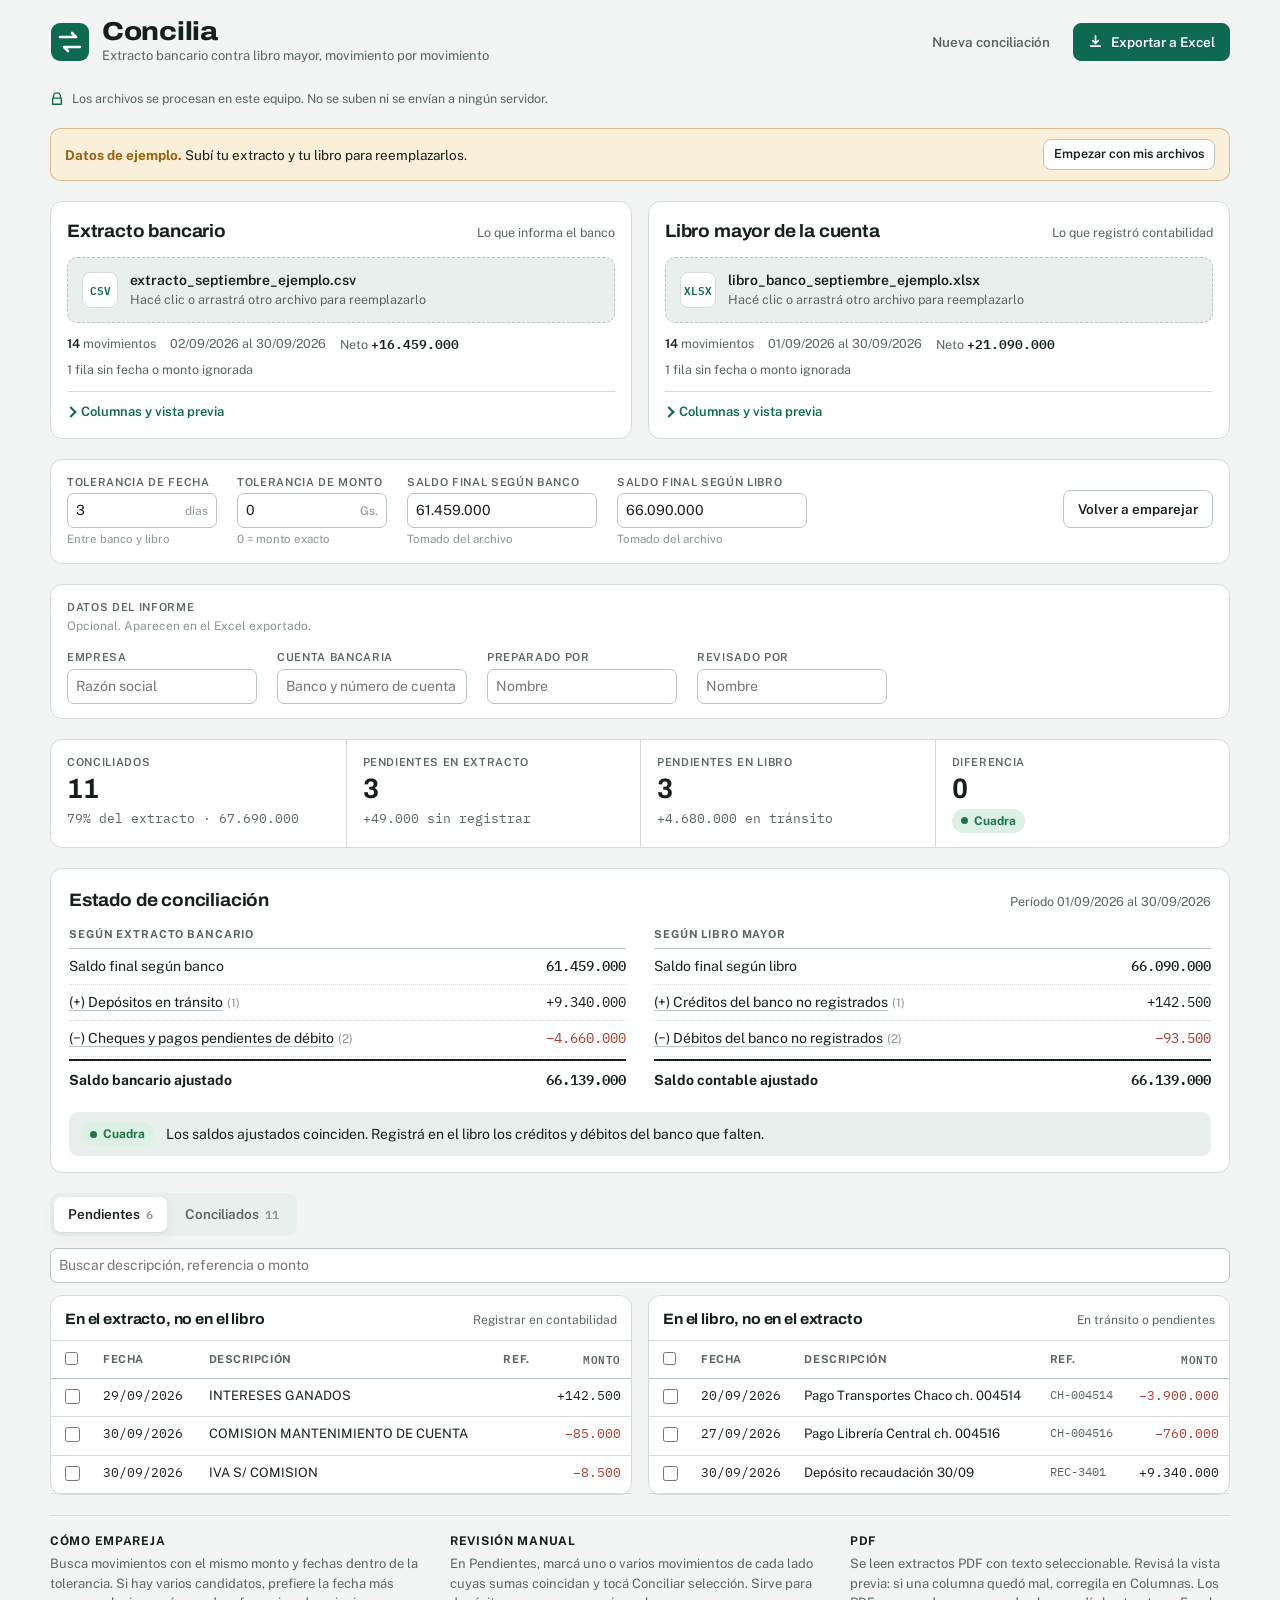
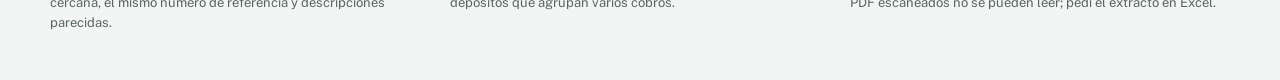
<file: web/index.html>
<!doctype html>
<html lang="es">
<meta charset="utf-8">
<meta name="viewport" content="width=device-width,initial-scale=1">
<style>:root{color-scheme:light}body{margin:0}img{max-width:100%}[hidden]{display:none!important}</style>
<title>Concilia</title>
<link rel="stylesheet" href="fonts.css">
<style>
:root{
  --bg:#F2F5F3; --surface:#FFFFFF; --surface-2:#E9EFEC; --ink:#15201B; --muted:#58665F; --faint:#8A9791;
  --line:#D3DCD7; --line-strong:#B8C5BE;
  --accent:#0D6A51; --accent-hover:#0A5843; --accent-ink:#FFFFFF; --accent-soft:#DAEEE5;
  --pos:#1D7649; --neg:#AE3A2D; --warn:#9A620F; --warn-soft:#FAEFD9; --bad-soft:#F7E2DE; --ok-soft:#DCF0E3;
  --shadow:0 1px 2px rgba(20,40,30,.06),0 4px 16px rgba(20,40,30,.05);
  --f-display:"Archivo","Arial Narrow",system-ui,sans-serif;
  --f-body:"Public Sans",system-ui,-apple-system,"Segoe UI",sans-serif;
  --f-mono:"IBM Plex Mono",ui-monospace,"SFMono-Regular",Menlo,monospace;
}
@media (prefers-color-scheme: dark){
  :root:not([data-theme="light"]){
    color-scheme:dark;
    --bg:#0E1412; --surface:#151D1A; --surface-2:#1C2622; --ink:#E1E9E5; --muted:#95A49D; --faint:#6D7C75;
    --line:#29342F; --line-strong:#3A4842;
    --accent:#45B690; --accent-hover:#5CC7A2; --accent-ink:#04130D; --accent-soft:#16372C;
    --pos:#5DC78F; --neg:#EE8475; --warn:#E2A84A; --warn-soft:#382B13; --bad-soft:#3B1E1A; --ok-soft:#153428;
    --shadow:0 1px 2px rgba(0,0,0,.3),0 4px 16px rgba(0,0,0,.25);
  }
}
:root[data-theme="dark"]{
  color-scheme:dark;
  --bg:#0E1412; --surface:#151D1A; --surface-2:#1C2622; --ink:#E1E9E5; --muted:#95A49D; --faint:#6D7C75;
  --line:#29342F; --line-strong:#3A4842;
  --accent:#45B690; --accent-hover:#5CC7A2; --accent-ink:#04130D; --accent-soft:#16372C;
  --pos:#5DC78F; --neg:#EE8475; --warn:#E2A84A; --warn-soft:#382B13; --bad-soft:#3B1E1A; --ok-soft:#153428;
  --shadow:0 1px 2px rgba(0,0,0,.3),0 4px 16px rgba(0,0,0,.25);
}
*{box-sizing:border-box}
[hidden]{display:none!important}
body{background:var(--bg);color:var(--ink);font-family:var(--f-body);font-size:14px;line-height:1.5;padding-inline:16px;padding-block:0 48px}
.wrap{max-width:1180px;margin:0 auto;display:flex;flex-direction:column;gap:20px}
h1,h2,h3{font-family:var(--f-display);margin:0;text-wrap:balance;letter-spacing:-.01em}
button,input,select{font:inherit;color:inherit}
.mono,.amt{font-family:var(--f-mono);font-variant-numeric:tabular-nums}
:focus-visible{outline:2px solid var(--accent);outline-offset:2px;border-radius:4px}

/* header */
.top{display:flex;align-items:center;justify-content:space-between;gap:16px;flex-wrap:wrap;padding-block:18px 4px}
.brand{display:flex;align-items:center;gap:12px}
.brand svg{flex:none}
.brand h1{font-size:26px;font-weight:800;font-stretch:112%;line-height:1}
.brand p{margin:2px 0 0;color:var(--muted);font-size:13px}
.top-actions{display:flex;gap:8px;flex-wrap:wrap}
.btn{display:inline-flex;align-items:center;gap:8px;border:1px solid var(--line-strong);background:var(--surface);padding:8px 14px;border-radius:8px;cursor:pointer;font-weight:600;font-size:13.5px;white-space:nowrap}
.btn:hover{border-color:var(--ink)}
.btn.primary{background:var(--accent);border-color:var(--accent);color:var(--accent-ink)}
.btn.primary:hover{background:var(--accent-hover);border-color:var(--accent-hover)}
.btn:disabled{opacity:.45;cursor:not-allowed}
.btn.sm{padding:5px 10px;font-size:12.5px}
.btn.ghost{border-color:transparent;background:transparent;color:var(--muted)}
.btn.ghost:hover{color:var(--ink);border-color:var(--line)}
.privacy{display:flex;align-items:center;gap:8px;color:var(--muted);font-size:12.5px}
.privacy svg{color:var(--accent)}

.banner{display:flex;align-items:center;justify-content:space-between;gap:12px;flex-wrap:wrap;background:var(--warn-soft);border:1px solid color-mix(in srgb,var(--warn) 35%,transparent);color:var(--ink);padding:10px 14px;border-radius:10px;font-size:13.5px}
.banner b{color:var(--warn)}

/* sources */
.sources{display:grid;grid-template-columns:1fr 1fr;gap:16px}
.src{background:var(--surface);border:1px solid var(--line);border-radius:12px;padding:16px;display:flex;flex-direction:column;gap:12px;min-width:0}
.src.dragover{border-color:var(--accent);box-shadow:0 0 0 3px var(--accent-soft)}
.src-head{display:flex;justify-content:space-between;align-items:baseline;gap:8px;flex-wrap:wrap}
.src-head h2{font-size:18px;font-weight:700;font-stretch:105%}
.src-hint{color:var(--muted);font-size:12.5px}
.drop{display:flex;align-items:center;gap:12px;border:1.5px dashed var(--line-strong);border-radius:10px;padding:12px 14px;cursor:pointer;background:var(--surface-2)}
.drop:hover{border-color:var(--accent)}
.drop input{position:absolute;width:1px;height:1px;opacity:0;pointer-events:none}
.drop:focus-within{outline:2px solid var(--accent);outline-offset:2px}
.drop-ico{flex:none;width:36px;height:36px;border-radius:8px;display:grid;place-items:center;background:var(--surface);border:1px solid var(--line);color:var(--accent);font-family:var(--f-mono);font-size:10.5px;font-weight:600;text-transform:uppercase}
.drop-txt{min-width:0}
.drop-name{display:block;font-weight:600;overflow-wrap:anywhere}
.drop-sub{display:block;color:var(--muted);font-size:12.5px}
.src-status{display:flex;flex-wrap:wrap;gap:6px 14px;font-size:12.5px;color:var(--muted)}
.src-status b{color:var(--ink);font-weight:600}
.msg{font-size:12.5px;padding:8px 10px;border-radius:8px}
.msg.warn{background:var(--warn-soft);color:var(--ink)}
.msg.err{background:var(--bad-soft);color:var(--ink)}
.msg.warn::before{content:"Atención · ";font-weight:700;color:var(--warn)}
.msg.err::before{content:"No se pudo leer · ";font-weight:700;color:var(--neg)}
details.src-map{border-top:1px solid var(--line);padding-top:10px}
details.src-map summary{cursor:pointer;font-weight:600;font-size:13px;color:var(--accent);list-style:none;display:flex;align-items:center;gap:6px}
details.src-map summary::-webkit-details-marker{display:none}
details.src-map summary::before{content:"";width:6px;height:6px;border-right:2px solid currentColor;border-bottom:2px solid currentColor;transform:rotate(-45deg);transition:transform .15s}
details.src-map[open] summary::before{transform:rotate(45deg)}
.map-grid{display:grid;grid-template-columns:repeat(auto-fill,minmax(150px,1fr));gap:10px;margin-top:12px}
.field{display:flex;flex-direction:column;gap:3px;min-width:0}
.field label,.lbl{font-size:11px;letter-spacing:.06em;text-transform:uppercase;color:var(--muted);font-weight:600}
select,input[type=text],input[type=number],input[type=search]{background:var(--surface);border:1px solid var(--line-strong);border-radius:7px;padding:6px 8px;min-width:0;width:100%}
select:focus,input:focus{border-color:var(--accent);outline:none;box-shadow:0 0 0 3px var(--accent-soft)}
.chk{display:inline-flex;align-items:center;gap:8px;font-size:13px;cursor:pointer}
.chk input{accent-color:var(--accent);width:15px;height:15px}
.map-foot{display:flex;flex-wrap:wrap;align-items:center;justify-content:space-between;gap:8px;margin-top:12px}
.sign-note{font-size:12px;color:var(--muted)}
.preview{margin-top:10px}

/* params */
.params{display:flex;flex-wrap:wrap;align-items:flex-end;gap:14px 20px;background:var(--surface);border:1px solid var(--line);border-radius:12px;padding:14px 16px}
.params .field{width:150px}
.params .field.wide{width:190px}
.params .hint{font-size:11.5px;color:var(--faint);min-height:1.5em;white-space:nowrap;overflow:hidden;text-overflow:ellipsis}
.params .spacer{flex:1 1 0}
.report{align-items:flex-end}
.report-lbl{display:flex;flex-direction:column;gap:2px;width:100%}
.report-lbl .hint{font-size:12px;color:var(--faint)}
.msg.info{background:var(--accent-soft);color:var(--ink)}
.msg.info::before{content:"Formato reconocido · ";font-weight:700;color:var(--accent)}
.params #btn-rerun{margin-bottom:1.5em}
.input-affix{position:relative}
.input-affix input{padding-right:40px}
.input-affix span{position:absolute;right:9px;top:50%;transform:translateY(-50%);color:var(--faint);font-size:12px;pointer-events:none}

/* summary */
.summary{display:grid;grid-template-columns:repeat(4,1fr);background:var(--surface);border:1px solid var(--line);border-radius:12px;overflow:hidden}
.stat{padding:14px 16px;display:flex;flex-direction:column;gap:4px;border-left:1px solid var(--line);min-width:0}
.stat:first-child{border-left:0}
.stat .v{font-family:var(--f-display);font-size:28px;font-weight:700;font-stretch:95%;line-height:1.1;font-variant-numeric:tabular-nums}
.stat .s{font-size:12.5px;color:var(--muted);font-family:var(--f-mono);font-variant-numeric:tabular-nums;overflow-wrap:anywhere}
.pill{display:inline-flex;align-items:center;gap:6px;font-size:12px;font-weight:700;padding:3px 9px;border-radius:999px;width:fit-content}
.pill::before{content:"";width:7px;height:7px;border-radius:50%;background:currentColor}
.pill.ok{background:var(--ok-soft);color:var(--pos)}
.pill.bad{background:var(--bad-soft);color:var(--neg)}
.pill.warn{background:var(--warn-soft);color:var(--warn)}

/* estado */
.estado{background:var(--surface);border:1px solid var(--line);border-radius:12px;padding:18px 18px 16px}
.estado-head{display:flex;justify-content:space-between;align-items:baseline;flex-wrap:wrap;gap:8px;margin-bottom:12px}
.estado-head h2{font-size:18px;font-weight:700;font-stretch:105%}
.estado-head span{color:var(--muted);font-size:12.5px}
.estado-cols{display:grid;grid-template-columns:1fr 1fr;gap:28px}
.ledger{display:flex;flex-direction:column}
.ledger h3{font-family:var(--f-body);font-size:11px;letter-spacing:.08em;text-transform:uppercase;color:var(--muted);font-weight:700;padding-bottom:6px;border-bottom:1px solid var(--line-strong)}
.lrow{display:flex;align-items:baseline;gap:10px;padding:7px 0;border-bottom:1px dotted var(--line)}
.lrow .t{flex:1;min-width:0}
.lrow .t small{color:var(--faint);font-size:12px;margin-left:4px}
.lrow .amt{white-space:nowrap}
.lrow.total{border-bottom:0;border-top:2px solid var(--ink);margin-top:2px;font-weight:700}
.lrow.total .amt{font-weight:600}
.lrow.base .amt{font-weight:500}
.lrow button.link{background:none;border:0;padding:0;color:inherit;text-align:left;cursor:pointer;text-decoration:underline;text-decoration-color:var(--line-strong);text-underline-offset:3px}
.lrow button.link:hover{text-decoration-color:var(--accent);color:var(--accent)}
.estado-foot{margin-top:14px;display:flex;align-items:center;gap:12px;flex-wrap:wrap;padding:10px 12px;border-radius:9px;background:var(--surface-2)}
.estado-foot .amt{font-weight:600}
.neg{color:var(--neg)} .pos{color:var(--pos)}

/* tabs + tables */
.workbench{display:flex;flex-direction:column;gap:12px}
.tabbar{display:flex;align-items:center;justify-content:space-between;gap:12px;flex-wrap:wrap}
.tabs{display:flex;gap:4px;background:var(--surface-2);padding:4px;border-radius:10px}
.tab{border:0;background:transparent;padding:7px 14px;border-radius:7px;cursor:pointer;font-weight:600;font-size:13.5px;color:var(--muted)}
.tab[aria-selected="true"]{background:var(--surface);color:var(--ink);box-shadow:var(--shadow)}
.tab .n{font-family:var(--f-mono);font-size:12px;margin-left:6px;color:var(--faint)}
.search{width:260px;max-width:100%}
.pend-grid{display:grid;grid-template-columns:1fr 1fr;gap:16px}
.tcard{background:var(--surface);border:1px solid var(--line);border-radius:12px;min-width:0;display:flex;flex-direction:column}
.tcard-head{display:flex;justify-content:space-between;align-items:baseline;gap:8px;padding:12px 14px 10px;flex-wrap:wrap}
.tcard-head h3{font-size:15px;font-weight:700;font-stretch:105%}
.tcard-head span{font-size:12px;color:var(--muted)}
.tscroll{overflow:auto;max-height:520px;border-top:1px solid var(--line)}
table{border-collapse:collapse;width:100%;font-size:13px}
th{position:sticky;top:0;background:var(--surface);text-align:left;font-size:11px;letter-spacing:.05em;text-transform:uppercase;color:var(--muted);font-weight:700;padding:8px 10px;border-bottom:1px solid var(--line-strong);z-index:1;white-space:nowrap}
td{padding:7px 10px;border-bottom:1px solid var(--line);vertical-align:top}
td.amt,th.amt{text-align:right;white-space:nowrap}
td.d{white-space:nowrap;font-family:var(--f-mono);font-size:12.5px;font-variant-numeric:tabular-nums}
td.desc{min-width:180px;overflow-wrap:anywhere}
td.ref{font-family:var(--f-mono);font-size:12px;color:var(--muted);white-space:nowrap}
td.cb{width:34px}
td.cb input{accent-color:var(--accent);width:15px;height:15px;cursor:pointer}
tr.sel td{background:var(--accent-soft)}
tbody tr.clickable{cursor:pointer}
tbody tr.clickable:hover td{background:var(--surface-2)}
tbody tr.clickable.sel:hover td{background:var(--accent-soft)}
.kind{display:inline-block;font-size:11px;font-weight:600;padding:1px 7px;border-radius:5px;background:var(--surface-2);color:var(--muted);white-space:nowrap}
.kind.manual{background:var(--accent-soft);color:var(--accent)}
.lagtag{font-family:var(--f-mono);font-size:12px;color:var(--muted)}
.lagtag.far{color:var(--warn);font-weight:600}
.empty-t{padding:28px 16px;text-align:center;color:var(--muted)}
.more{display:flex;justify-content:space-between;align-items:center;gap:10px;flex-wrap:wrap;padding:10px 12px;font-size:12.5px;color:var(--muted);background:var(--surface-2)}
.sub-line{display:block;font-size:12px;color:var(--muted)}
.grp td{border-bottom:0}
.grp-end td{border-bottom:1px solid var(--line)}

.selbar{position:sticky;bottom:calc(12px + env(safe-area-inset-bottom,0px));z-index:5;display:flex;align-items:center;justify-content:space-between;gap:12px;flex-wrap:wrap;background:var(--ink);color:var(--bg);padding:10px 14px;border-radius:12px;box-shadow:0 8px 28px rgba(0,0,0,.25)}
.selbar .sums{display:flex;gap:6px 18px;flex-wrap:wrap;font-size:13px}
.selbar .sums .amt{font-weight:600}
.selbar .btn{background:var(--bg);color:var(--ink);border-color:var(--bg)}
.selbar .btn.primary{background:var(--accent);border-color:var(--accent);color:var(--accent-ink)}
.selbar .btn.ghost{background:transparent;color:var(--bg);border-color:transparent;opacity:.8}
.selbar .dif-bad{color:#F5A89C}
:root[data-theme="dark"] .selbar .dif-bad{color:var(--neg)}

.emptystate{background:var(--surface);border:1px dashed var(--line-strong);border-radius:12px;padding:32px 20px;text-align:center;color:var(--muted)}
.emptystate h2{color:var(--ink);font-size:18px;margin-bottom:6px}

.help{color:var(--muted);font-size:13px;border-top:1px solid var(--line);padding-top:16px;display:grid;grid-template-columns:repeat(3,1fr);gap:20px}
.help h3{font-family:var(--f-body);font-size:12px;letter-spacing:.06em;text-transform:uppercase;color:var(--ink);margin-bottom:4px}
.help p{margin:0;max-width:60ch}

.toast{position:fixed;left:50%;bottom:calc(24px + env(safe-area-inset-bottom,0px));transform:translateX(-50%) translateY(20px);background:var(--ink);color:var(--bg);padding:10px 16px;border-radius:10px;font-size:13.5px;opacity:0;pointer-events:none;transition:opacity .2s,transform .2s;z-index:20;max-width:calc(100% - 32px)}
.toast.show{opacity:1;transform:translateX(-50%) translateY(0)}
.toast-act{margin-left:12px;background:transparent;border:1px solid currentColor;color:inherit;border-radius:6px;padding:3px 9px;font-weight:600;cursor:pointer}
.spin{display:inline-block;width:12px;height:12px;border:2px solid var(--line-strong);border-top-color:var(--accent);border-radius:50%;animation:sp .7s linear infinite;vertical-align:-2px}
@keyframes sp{to{transform:rotate(360deg)}}
@media (prefers-reduced-motion: reduce){*{transition:none!important;animation:none!important}}

@media (max-width:860px){
  .sources,.pend-grid,.estado-cols{grid-template-columns:1fr}
  .summary{grid-template-columns:1fr 1fr}
  .stat:nth-child(3){border-left:0}
  .stat:nth-child(n+3){border-top:1px solid var(--line)}
  .help{grid-template-columns:1fr}
}
@media (max-width:480px){
  .params .field,.params .field.wide{width:calc(50% - 10px)}
  .stat .v{font-size:22px}
  .search{width:100%}
}
</style>

<div class="wrap">
  <header class="top">
    <div class="brand">
      <svg width="40" height="40" viewBox="0 0 40 40" aria-hidden="true">
        <rect x="1" y="1" width="38" height="38" rx="9" fill="var(--accent)"/>
        <path d="M10 15h16l-4-4M30 25H14l4 4" fill="none" stroke="var(--accent-ink)" stroke-width="2.6" stroke-linecap="round" stroke-linejoin="round"/>
      </svg>
      <div>
        <h1>Concilia</h1>
        <p>Extracto bancario contra libro mayor, movimiento por movimiento</p>
      </div>
    </div>
    <div class="top-actions">
      <button class="btn ghost" id="btn-reset" type="button">Nueva conciliación</button>
      <button class="btn primary" id="btn-export" type="button">
        <svg width="15" height="15" viewBox="0 0 16 16" aria-hidden="true"><path d="M8 2v8m0 0-3-3m3 3 3-3M3 13h10" fill="none" stroke="currentColor" stroke-width="1.8" stroke-linecap="round" stroke-linejoin="round"/></svg>
        Exportar a Excel
      </button>
    </div>
  </header>

  <div class="privacy" id="privacy">
    <svg width="14" height="14" viewBox="0 0 16 16" aria-hidden="true"><path d="M4 7V5a4 4 0 0 1 8 0v2M3 7h10v7H3z" fill="none" stroke="currentColor" stroke-width="1.6" stroke-linejoin="round"/></svg>
    <span id="privacy-txt">Los archivos se procesan en este equipo. No se suben ni se envían a ningún servidor.</span>
  </div>

  <div class="banner" id="sample-banner" hidden>
    <span><b>Datos de ejemplo.</b> Subí tu extracto y tu libro para reemplazarlos.</span>
    <button class="btn sm" id="btn-clear-sample" type="button">Empezar con mis archivos</button>
  </div>

  <section class="sources" aria-label="Archivos">
    <article class="src" id="src-bank" data-role="bank">
      <div class="src-head"><h2>Extracto bancario</h2><span class="src-hint">Lo que informa el banco</span></div>
      <label class="drop" for="file-bank">
        <input type="file" id="file-bank" accept=".csv,.txt,.xlsx,.xls,.xlsm,.ods,.pdf">
        <span class="drop-ico" data-slot="ico">csv</span>
        <span class="drop-txt"><span class="drop-name" data-slot="name"></span><span class="drop-sub" data-slot="sub"></span></span>
      </label>
      <div data-slot="msgs"></div>
      <div class="src-status" data-slot="status"></div>
      <details class="src-map" data-slot="details">
        <summary>Columnas y vista previa</summary>
        <div class="map-grid" data-slot="map"></div>
        <div class="map-foot">
          <label class="chk"><input type="checkbox" id="inv-bank"> Invertir signo</label>
          <span class="sign-note">Créditos suman, débitos restan.</span>
        </div>
        <div class="preview" data-slot="preview"></div>
      </details>
    </article>
    <article class="src" id="src-book" data-role="book">
      <div class="src-head"><h2>Libro mayor de la cuenta</h2><span class="src-hint">Lo que registró contabilidad</span></div>
      <label class="drop" for="file-book">
        <input type="file" id="file-book" accept=".csv,.txt,.xlsx,.xls,.xlsm,.ods,.pdf">
        <span class="drop-ico" data-slot="ico">xlsx</span>
        <span class="drop-txt"><span class="drop-name" data-slot="name"></span><span class="drop-sub" data-slot="sub"></span></span>
      </label>
      <div data-slot="msgs"></div>
      <div class="src-status" data-slot="status"></div>
      <details class="src-map" data-slot="details">
        <summary>Columnas y vista previa</summary>
        <div class="map-grid" data-slot="map"></div>
        <div class="map-foot">
          <label class="chk"><input type="checkbox" id="inv-book"> Invertir signo</label>
          <span class="sign-note">Debe suma, haber resta.</span>
        </div>
        <div class="preview" data-slot="preview"></div>
      </details>
    </article>
  </section>

  <section class="params" aria-label="Parámetros">
    <div class="field">
      <label for="p-days">Tolerancia de fecha</label>
      <div class="input-affix"><input type="number" id="p-days" min="0" max="60" step="1" value="3"><span>días</span></div>
      <span class="hint">Entre banco y libro</span>
    </div>
    <div class="field">
      <label for="p-amt">Tolerancia de monto</label>
      <div class="input-affix"><input type="text" id="p-amt" inputmode="decimal" value="0"><span>Gs.</span></div>
      <span class="hint">0 = monto exacto</span>
    </div>
    <div class="field wide">
      <label for="p-sb">Saldo final según banco</label>
      <input type="text" id="p-sb" inputmode="decimal" placeholder="Ingresá el saldo">
      <span class="hint" id="h-sb"></span>
    </div>
    <div class="field wide">
      <label for="p-sl">Saldo final según libro</label>
      <input type="text" id="p-sl" inputmode="decimal" placeholder="Ingresá el saldo">
      <span class="hint" id="h-sl"></span>
    </div>
    <div class="spacer"></div>
    <button class="btn" id="btn-rerun" type="button" title="Vuelve a emparejar automáticamente. Mantiene los emparejamientos manuales.">Volver a emparejar</button>
  </section>

  <section class="params report" aria-label="Datos del informe">
    <div class="report-lbl"><span class="lbl">Datos del informe</span><span class="hint">Opcional. Aparecen en el Excel exportado.</span></div>
    <div class="field wide"><label for="r-emp">Empresa</label><input type="text" id="r-emp" placeholder="Razón social"></div>
    <div class="field wide"><label for="r-cta">Cuenta bancaria</label><input type="text" id="r-cta" placeholder="Banco y número de cuenta"></div>
    <div class="field wide"><label for="r-prep">Preparado por</label><input type="text" id="r-prep" placeholder="Nombre"></div>
    <div class="field wide"><label for="r-rev">Revisado por</label><input type="text" id="r-rev" placeholder="Nombre"></div>
  </section>

  <div id="results">
    <div class="wrap" style="gap:20px">
      <section class="summary" id="summary" aria-label="Resumen"></section>
      <section class="estado" id="estado" aria-label="Estado de conciliación"></section>
      <section class="workbench">
        <div class="tabbar">
          <div class="tabs" role="tablist">
            <button class="tab" role="tab" id="tab-pend" aria-selected="true" type="button">Pendientes<span class="n" id="n-pend">0</span></button>
            <button class="tab" role="tab" id="tab-ok" aria-selected="false" type="button">Conciliados<span class="n" id="n-ok">0</span></button>
          </div>
          <input type="search" class="search" id="q" placeholder="Buscar descripción, referencia o monto">
        </div>
        <div id="pane-pend" class="pend-grid"></div>
        <div id="pane-ok" hidden></div>
        <div class="selbar" id="selbar" hidden></div>
      </section>
    </div>
  </div>

  <div class="emptystate" id="empty" hidden>
    <h2>Cargá el extracto y el libro para empezar</h2>
    <p>Aceptamos Excel (.xlsx, .xls), CSV y PDF con texto. Las columnas se detectan solas y podés corregirlas.</p>
    <button class="btn sm" id="btn-sample" type="button">Ver con datos de ejemplo</button>
  </div>

  <footer class="help">
    <div><h3>Cómo empareja</h3><p>Busca movimientos con el mismo monto y fechas dentro de la tolerancia. Si hay varios candidatos, prefiere la fecha más cercana, el mismo número de referencia y descripciones parecidas.</p></div>
    <div><h3>Revisión manual</h3><p>En Pendientes, marcá uno o varios movimientos de cada lado cuyas sumas coincidan y tocá Conciliar selección. Sirve para depósitos que agrupan varios cobros.</p></div>
    <div><h3>PDF</h3><p>Se leen extractos PDF con texto seleccionable. Revisá la vista previa: si una columna quedó mal, corregila en Columnas. Los PDF escaneados no se pueden leer; pedí el extracto en Excel.</p></div>
  </footer>
</div>
<div class="toast" id="toast" role="status" aria-live="polite"></div>

<script src="lib/xlsx.full.min.js"></script>
<script>
(function(){
"use strict";
const $=s=>document.querySelector(s);
const esc=s=>String(s??'').replace(/[&<>"']/g,c=>({'&':'&amp;','<':'&lt;','>':'&gt;','"':'&quot;',"'":'&#39;'}[c]));
const norm=s=>String(s??'').normalize('NFD').replace(/[̀-ͯ]/g,'').toLowerCase().replace(/\s+/g,' ').trim();
const reEsc=s=>s.replace(/[.*+?^${}()|[\]\\\/]/g,'\\$&');
const NF=new Intl.NumberFormat('es-PY',{maximumFractionDigits:2});
const money=n=>n==null||isNaN(n)?'—':(n<0?'−':'')+NF.format(Math.abs(n));
const smoney=n=>n==null||isNaN(n)?'—':(n>0?'+':n<0?'−':'')+NF.format(Math.abs(n));
const fmtDate=d=>{if(d==null)return '—';const t=new Date(d*864e5);return String(t.getUTCDate()).padStart(2,'0')+'/'+String(t.getUTCMonth()+1).padStart(2,'0')+'/'+t.getUTCFullYear();};
const ROLE_NAME={bank:'Extracto',book:'Libro'};

/* ---------- parsing primitives ---------- */
function num(v){
  if(v==null)return null;
  if(typeof v==='number')return isFinite(v)?v:null;
  if(v instanceof Date)return null;
  let s=String(v).trim(); if(!s)return null;
  let neg=false;
  if(/^\(.*\)$/.test(s)){neg=true;s=s.slice(1,-1).trim();}
  s=s.replace(/us\$|usd|pyg|gs\.?|₲|\$/gi,'').replace(/[\s  ]/g,'');
  if(s.endsWith('-')){neg=!neg;s=s.slice(0,-1);}
  if(s.startsWith('-')||s.startsWith('−')){neg=!neg;s=s.slice(1);}else if(s.startsWith('+'))s=s.slice(1);
  if(!/^[\d.,]+$/.test(s)||!/\d/.test(s))return null;
  const ld=s.lastIndexOf('.'),lc=s.lastIndexOf(',');
  if(ld>=0&&lc>=0){ if(lc>ld)s=s.replace(/\./g,'').replace(',','.'); else s=s.replace(/,/g,''); }
  else if(lc>=0){ if(/^\d{1,3}(,\d{3})+$/.test(s))s=s.replace(/,/g,''); else s=s.replace(',','.'); }
  else if(ld>=0){ if(/^\d{1,3}(\.\d{3})+$/.test(s))s=s.replace(/\./g,''); }
  const n=parseFloat(s); if(!isFinite(n))return null;
  return neg?-n:n;
}
const MES={ene:1,feb:2,mar:3,abr:4,may:5,jun:6,jul:7,ago:8,sep:9,set:9,oct:10,nov:11,dic:12,jan:1,apr:4,aug:8,dec:12};
function dayNum(y,m,d){ if(m<1||m>12||d<1||d>31||y<1990||y>2100)return null; const t=Date.UTC(y,m-1,d); if(new Date(t).getUTCDate()!==d)return null; return t/864e5; }
function parseDate(v,opts){
  opts=opts||{};
  if(v==null||v==='')return null;
  if(v instanceof Date){ if(isNaN(v))return null; return Math.round((v.getTime()-v.getTimezoneOffset()*6e4)/864e5); }
  if(typeof v==='number'){ if(v>30000&&v<75000)return Math.floor(v)-25569; return null; }
  const s=String(v).trim(); let m;
  const re=opts.prefix?/^(\d{1,2})[\/\-.](\d{1,2})(?:[\/\-.](\d{2,4}))?(?=\s|$)/:/^(\d{1,2})[\/\-.](\d{1,2})[\/\-.](\d{2,4})(?:[ T].*)?$/;
  if((m=s.match(re))){ let y=m[3]?+m[3]:(opts.year||null); if(!y)return null; if(y<100)y+=2000; return opts.mdy?dayNum(y,+m[1],+m[2]):dayNum(y,+m[2],+m[1]); }
  if((m=s.match(/^(\d{4})[\-\/](\d{1,2})[\-\/](\d{1,2})(?:[ T].*)?$/)))return dayNum(+m[1],+m[2],+m[3]);
  if((m=norm(s).match(/^(\d{1,2})[\s\-\/.]+([a-z]{3})[a-z]*\.?[\s\-\/.]+(\d{2,4})/))){ const mo=MES[m[2]]; if(mo){ let y=+m[3]; if(y<100)y+=2000; return dayNum(y,mo,+m[1]); } }
  return null;
}
function decode(buf){ try{ return new TextDecoder('utf-8',{fatal:true}).decode(buf).replace(/^﻿/,''); }catch(e){ return new TextDecoder('windows-1252').decode(buf); } }
function countCols(line,d){ let n=1,q=false; for(const ch of line){ if(ch==='"')q=!q; else if(ch===d&&!q)n++; } return n; }
function parseCSV(text){
  const lines=text.split(/\r?\n/).filter(l=>l.trim()).slice(0,20);
  let best=',',bestScore=-1;
  for(const d of [';',',','\t','|']){
    const counts=lines.map(l=>countCols(l,d)).filter(c=>c>1); if(!counts.length)continue;
    const freq={}; counts.forEach(c=>freq[c]=(freq[c]||0)+1);
    const [mode,f]=Object.entries(freq).sort((a,b)=>b[1]-a[1]||b[0]-a[0])[0];
    const score=f*100+ +mode; if(score>bestScore){bestScore=score;best=d;}
  }
  const rows=[]; let row=[],cell='',q=false;
  for(let i=0;i<text.length;i++){
    const ch=text[i];
    if(q){ if(ch==='"'){ if(text[i+1]==='"'){cell+='"';i++;} else q=false; } else cell+=ch; }
    else if(ch==='"'&&cell.trim()===''){q=true;cell='';}
    else if(ch===best){row.push(cell);cell='';}
    else if(ch==='\n'){row.push(cell);rows.push(row);row=[];cell='';}
    else if(ch!=='\r')cell+=ch;
  }
  if(cell!==''||row.length){row.push(cell);rows.push(row);}
  return rows.map(r=>r.map(c=>c.trim()));
}

/* ---------- column detection ---------- */
const FIELDS=['fecha','desc','ref','debito','credito','monto','tipo','saldo'];
const KEYS={
  fecha:['fecha','fec','date','f. valor','f.valor','dia','posting date','transaction date','value date','data','fecha operacion','fecha contable','fecha valor','fecha mov'],
  desc:['descripcion','concepto','detalle','glosa','leyenda','movimiento','observacion','observaciones','description','details','memo','narrative','payee','transaccion','operacion','beneficiario','cuenta contable','historico','lancamento','comentario','motivo','nombre'],
  ref:['referencia','ref','comprobante','cheque','documento','nro','numero','n°','nº','no.','doc','boleta','transaccion n','check','check number','reference','serie','nro. operacion','num'],
  debito:['debito','debitos','debe','cargo','cargos','retiro','retiros','egreso','egresos','salida','salidas','debit','debits','debit amount','withdrawal','withdrawals','paid out','money out','pagos'],
  credito:['credito','creditos','haber','abono','abonos','deposito','depositos','ingreso','ingresos','entrada','entradas','credit','credits','credit amount','deposits','paid in','money in','cobros'],
  monto:['monto','importe','valor','amount','total','importe gs','monto gs'],
  tipo:['tipo','d/c','db/cr','dc','signo','naturaleza','deb/cred','dr/cr','c/d'],
  saldo:['saldo','balance','disponible','saldo contable','running balance']
};
const PRIORITY=['fecha','saldo','debito','credito','tipo','monto','ref','desc'];
function fieldScore(h,f){
  h=norm(h); if(!h||h.length>40)return 0; let best=0;
  for(const k of KEYS[f]){
    if(h===k)best=Math.max(best,3);
    else if(h.startsWith(k+' ')||h.startsWith(k+'.')||h.startsWith(k+'/')||(h.startsWith(k)&&k.length>=5))best=Math.max(best,2);
    else if(new RegExp('(^|[^a-z])'+reEsc(k)+'([^a-z]|$)').test(h))best=Math.max(best,1);
  }
  return best;
}
function headerHits(row){ let n=0; for(const c of row){ if(c==null||c==='')continue; if(typeof c==='number'||c instanceof Date)return 0; const s=String(c); if(/\d/.test(s)&&(num(s)!=null||parseDate(s)!=null||parseDate(s,{prefix:true,year:2000})!=null))return 0; if(FIELDS.some(f=>fieldScore(s,f)>0))n++; } return n; }
function detectHeaderRow(rows){ let bi=-1,bn=1; for(let i=0;i<Math.min(rows.length,40);i++){ const n=headerHits(rows[i]); if(n>bn){bn=n;bi=i;} } return bi; }
function emptyMap(){ const m={}; FIELDS.forEach(f=>m[f]=-1); return m; }
function detectMap(headers,data){
  const map=emptyMap(), used=new Set();
  for(const f of PRIORITY){ let bi=-1,bs=0; headers.forEach((h,i)=>{ if(used.has(i))return; const s=fieldScore(h,f); if(s>bs){bs=s;bi=i;} }); if(bi>=0){map[f]=bi;used.add(bi);} }
  const sample=data.slice(0,60), width=headers.length;
  const colStat=i=>{ let dates=0,nums=0,textLen=0,filled=0; for(const r of sample){ const v=r[i]; if(v==null||v==='')continue; filled++; if(typeof v==='number')nums++; else if(parseDate(v)!=null)dates++; else if(num(v)!=null)nums++; else textLen+=String(v).length; } return {dates,nums,textLen,filled}; };
  if(map.fecha<0){ let bi=-1,bd=0; for(let i=0;i<width;i++){ if(used.has(i))continue; const s=colStat(i); if(s.dates>bd){bd=s.dates;bi=i;} } if(bi>=0){map.fecha=bi;used.add(bi);} }
  if(map.debito<0&&map.credito<0&&map.monto<0){
    const numeric=[]; for(let i=0;i<width;i++){ if(used.has(i))continue; const s=colStat(i); if(s.filled&&s.nums/s.filled>.7)numeric.push(i); }
    if(numeric.length>=2&&map.saldo<0){ map.saldo=numeric[numeric.length-1]; map.monto=numeric[numeric.length-2]; }
    else if(numeric.length){ map.monto=numeric[numeric.length-1]===map.saldo?numeric[0]:numeric[numeric.length-1]; }
    if(map.monto>=0)used.add(map.monto); if(map.saldo>=0)used.add(map.saldo);
  }
  if(map.desc<0){ let bi=-1,bl=0; for(let i=0;i<width;i++){ if(used.has(i))continue; const s=colStat(i); if(s.textLen>bl){bl=s.textLen;bi=i;} } if(bi>=0)map.desc=bi; }
  return map;
}
function buildSource(name,kind,rows,extra){
  rows=rows.filter(r=>Array.isArray(r)&&r.some(c=>String(c??'').trim()!==''));
  if(!rows.length)throw new Error('El archivo no tiene filas con datos.');
  const hi=detectHeaderRow(rows);
  let headers,data;
  let account='';
  if(hi>=0){
    let hdr=rows[hi]; let start=hi+1;
    const next=rows[hi+1];
    if(next&&headerHits(next)>=2){ const w=Math.max(hdr.length,next.length); const out=[]; for(let i=0;i<w;i++){ const u=String(hdr[i]??'').trim(),l=String(next[i]??'').trim(); out.push(l||u); } hdr=out; start=hi+2; }
    headers=hdr.map((h,i)=>String(h??'').trim()||('Columna '+(i+1))); data=rows.slice(start);
    const pre=rows.slice(0,hi).map(r=>r.map(c=>c instanceof Date?'':String(c??'')).join(' ')).join(' \n ');
    const am=pre.match(/(?:cuenta|cta\.?|account)\s*(?:corriente|cte\.?|de ahorro|n[°º.]?|nro\.?|numero|no\.?|:)*\s*[:#]?\s*([0-9][0-9\-\.\/ ]{4,}[0-9])/i);
    if(am)account=am[1].replace(/\s+/g,' ').trim();
  }
  else { headers=[]; data=rows; }
  let width=headers.length; for(const r of data)if(r.length>width)width=r.length;
  while(headers.length<width)headers.push('Columna '+(headers.length+1));
  data=data.filter(r=>headerHits(r)<2);
  return Object.assign({name,kind,headers,rows:data,map:detectMap(headers,data),invert:false,warnings:[],info:[],account},extra||{});
}

/* ---------- file readers ---------- */
async function readFile(file){
  const ext=(file.name.split('.').pop()||'').toLowerCase();
  const buf=await file.arrayBuffer();
  if(ext==='pdf')return await parsePdf(buf,file.name);
  if(ext==='csv'||ext==='txt'||ext==='tsv')return buildSource(file.name,ext,parseCSV(decode(buf)));
  if(typeof XLSX==='undefined')throw new Error('No se cargó el lector de Excel. Revisá tu conexión y recargá la página.');
  const wb=XLSX.read(buf,{type:'array',cellDates:true});
  let bestRows=null,bestN=-1;
  for(const sn of wb.SheetNames){ const r=XLSX.utils.sheet_to_json(wb.Sheets[sn],{header:1,raw:true,defval:''}); const n=r.filter(x=>x.some(c=>c!=='')).length; if(n>bestN){bestN=n;bestRows=r;} }
  return buildSource(file.name,ext,bestRows||[]);
}
let pdfReady=null;
function loadScript(src){ return new Promise((res,rej)=>{ const s=document.createElement('script'); s.src=src; s.onload=res; s.onerror=()=>rej(new Error(src.includes('pdf')?'No se pudo cargar el lector de PDF.':'No se pudo cargar un componente del programa.')); document.head.appendChild(s); }); }
function loadPdfJs(){
  if(!pdfReady){ const base='lib/'; pdfReady=loadScript(base+'pdf.worker.min.js').then(()=>loadScript(base+'pdf.min.js')).then(()=>window.pdfjsLib); pdfReady.catch(()=>{pdfReady=null;}); }
  return pdfReady;
}
const NUMTOK=/^\(?[-−]?\s*(?:gs\.?|₲|usd|\$)?\s*[-−]?\d{1,3}(?:[.,\s]\d{3})*(?:[.,]\d{1,2})?\s*-?\)?$|^[-−]?\d+[.,]\d{1,2}-?$/i;
async function parsePdf(buf,name){
  const lib=await loadPdfJs();
  const doc=await lib.getDocument({data:new Uint8Array(buf),isEvalSupported:false,disableFontFace:true}).promise;
  const lines=[]; let fullText='';
  for(let p=1;p<=doc.numPages;p++){
    const page=await doc.getPage(p); const tc=await page.getTextContent();
    const items=tc.items.filter(i=>i.str&&i.str.trim()).map(i=>({s:i.str.trim(),x:i.transform[4],y:i.transform[5],w:i.width||i.str.length*4,h:Math.abs(i.transform[3])||8}));
    items.sort((a,b)=>b.y-a.y||a.x-b.x);
    const pl=[];
    for(const it of items){ const last=pl[pl.length-1]; if(last&&Math.abs(last.y-it.y)<=Math.max(2,it.h*.45))last.items.push(it); else pl.push({y:it.y,h:it.h,page:p,items:[it]}); }
    for(const l of pl){
      l.items.sort((a,b)=>a.x-b.x);
      const cells=[];
      for(const it of l.items){ const c=cells[cells.length-1]; const gap=c?it.x-c.x1:99; if(c&&gap<Math.max(3,it.h*.55)){ c.s+=(gap>1?' ':'')+it.s; c.x1=Math.max(c.x1,it.x+it.w); } else cells.push({s:it.s,x0:it.x,x1:it.x+it.w}); }
      cells.forEach(c=>c.cx=(c.x0+c.x1)/2);
      l.cells=cells; lines.push(l); fullText+=cells.map(c=>c.s).join(' ')+'\n';
    }
  }
  if(fullText.replace(/\s/g,'').length<20)throw new Error('El PDF no tiene texto seleccionable (parece escaneado). Pedí al banco el extracto en Excel o CSV.');
  const ym=fullText.match(/\b(20\d{2})\b/); const year=ym?+ym[1]:new Date().getFullYear();
  const isDateCell=s=>parseDate(s,{prefix:true,year})!=null;
  const hasDate=l=>l.cells.slice(0,3).some(c=>isDateCell(c.s));
  const isHeader=l=>{ let n=0,amt=0; for(const c of l.cells){ for(const f of FIELDS){ if(fieldScore(c.s,f)>0){n++; if(['debito','credito','monto','saldo'].includes(f))amt++; break;} } } return n>=3&&amt>=1&&!hasDate(l); };
  let anchors=null, headers=null; const rows=[]; let prev=null;
  const headerLine=lines.find(isHeader);
  if(headerLine){
    headers=headerLine.cells.map(c=>c.s);
    for(const l of lines){
      if(isHeader(l)){ if(l.cells.length===headers.length)anchors=l.cells; prev=null; continue; }
      if(!anchors){ if(l===headerLine)anchors=l.cells; else continue; }
      const nearest=c=>{ let bi=0,bd=Infinity; anchors.forEach((a,i)=>{ const d=Math.min(Math.abs(c.cx-a.cx),Math.abs(c.x1-a.x1),Math.abs(c.x0-a.x0)); if(d<bd){bd=d;bi=i;} }); return bi; };
      if(hasDate(l)){
        const row=new Array(headers.length).fill('');
        let cells=l.cells.slice();
        const first=cells[0]; const m=first&&first.s.match(/^(\d{1,2}[\/\-.]\d{1,2}(?:[\/\-.]\d{2,4})?)\s+(.+)$/);
        if(m){ cells[0]={...first,s:m[1],x1:first.x0+20,cx:first.x0+10}; cells.splice(1,0,{s:m[2],x0:first.x0+30,x1:first.x1,cx:(first.x0+30+first.x1)/2}); }
        for(const c of cells){ const i=nearest(c); row[i]=row[i]?row[i]+' '+c.s:c.s; }
        rows.push(row); prev={row,l};
      } else if(prev&&l.page===prev.l.page&&prev.l.y-l.y<l.h*2.6&&!l.cells.some(c=>NUMTOK.test(c.s))&&!/total|saldo|pagina|página/i.test(l.cells.map(c=>c.s).join(' '))){
        const txt=l.cells.map(c=>c.s).join(' ');
        const di=headers.findIndex(h=>fieldScore(h,'desc')>0); const i=di>=0?di:1;
        prev.row[i]=(prev.row[i]?prev.row[i]+' ':'')+txt; prev.l=l;
      } else prev=null;
    }
    const src=buildSource(name,'pdf',[headers,...rows],{year});
    src.warnings.push('PDF leído por posición de columnas. Revisá la vista previa antes de confiar en el resultado.');
    return src;
  }
  // Sin encabezado reconocible: fecha + texto + montos al final
  const out=[]; let maxNums=0;
  for(const l of lines){
    if(!hasDate(l))continue;
    const toks=l.cells.map(c=>c.s); let di=toks.findIndex(isDateCell);
    const m=toks[di].match(/^(\d{1,2}[\/\-.]\d{1,2}(?:[\/\-.]\d{2,4})?)\s+(.+)$/); if(m){toks.splice(di,1,m[1],m[2]);}
    const nums=[]; while(toks.length>di+1&&NUMTOK.test(toks[toks.length-1]))nums.unshift(toks.pop());
    maxNums=Math.max(maxNums,nums.length);
    out.push({fecha:toks[di],desc:toks.slice(di+1).join(' '),nums});
  }
  if(!out.length)throw new Error('No se encontraron líneas con fecha en el PDF.');
  const two=out.filter(o=>o.nums.length>=2).length>=out.length*.6;
  const hdr=two?['Fecha','Descripción','Importe','Saldo']:['Fecha','Descripción','Importe'];
  const data=out.map(o=>two?[o.fecha,o.desc,o.nums[o.nums.length-2]||'',o.nums[o.nums.length-1]||'']:[o.fecha,o.desc,o.nums[o.nums.length-1]||'']);
  const src=buildSource(name,'pdf',[hdr,...data],{year});
  src.warnings.push('No se encontró el encabezado de la tabla en el PDF; se tomó fecha, texto y montos de cada línea. Revisá la vista previa.');
  return src;
}

/* ---------- normalization ---------- */
const cell=(row,i)=>i>=0?row[i]:undefined;
function tipoSign(v,role){ const t=norm(v); if(!t)return 0; if(t==='+')return 1; if(t==='-')return -1;
  const isD=['d','db','deb','debito','debe','dr'].includes(t), isC=['c','cr','cred','credito','h','haber'].includes(t);
  if(!isD&&!isC)return 0; return role==='bank'?(isC?1:-1):(isD?1:-1); }
const guessSign=d=>/deposit|credit|acredit|transf.*recib|recibid|interes|cobro|ingreso/i.test(norm(d))?1:-1;
function normalize(role){
  const S=state.src[role]; state.saldoAuto[role]=null;
  if(!S){state.recs[role]=[];return;}
  const m=S.map,out=[]; let ignored=0; const pre=role==='bank'?'b':'l';
  const useDC=m.debito>=0||m.credito>=0;
  S.notes=[];
  { let dmy=0,mdy=0; const lim=Math.min(S.rows.length,3000); for(let i=0;i<lim;i++){ const v=cell(S.rows[i],m.fecha); if(typeof v!=='string')continue; const mm=v.trim().match(/^(\d{1,2})[\/\-.](\d{1,2})[\/\-.]/); if(!mm)continue; if(+mm[1]>12)dmy++; else if(+mm[2]>12)mdy++; }
    S.mdy=mdy>0&&dmy===0; if(S.mdy)S.notes.push('Las fechas están en formato mes/día/año; se interpretaron así.'); }
  S.rows.forEach((row,i)=>{
    const day=parseDate(cell(row,m.fecha),{year:S.year,prefix:S.kind==='pdf',mdy:S.mdy});
    let amt=null;
    if(useDC){ const d=num(cell(row,m.debito)),c=num(cell(row,m.credito)); if((d!=null&&d!==0)||(c!=null&&c!==0)){ const dd=Math.abs(d||0),cc=Math.abs(c||0); amt=role==='bank'?cc-dd:dd-cc; } else if(m.monto>=0)amt=num(cell(row,m.monto)); }
    else if(m.monto>=0){ amt=num(cell(row,m.monto)); if(amt!=null&&m.tipo>=0){ const t=tipoSign(cell(row,m.tipo),role); if(t)amt=Math.abs(amt)*t; } }
    const saldo=m.saldo>=0?num(cell(row,m.saldo)):null;
    if(day==null||amt==null||amt===0){ const hasContent=row.some(c=>String(c??'').trim()); if(hasContent)ignored++; return; }
    const desc=m.desc>=0?String(cell(row,m.desc)??'').trim():'';
    let ref=m.ref>=0?cell(row,m.ref):''; ref=ref instanceof Date?fmtDate(parseDate(ref)):String(ref??'').trim();
    out.push({id:pre+i,role,day,desc,ref,monto:amt,saldo});
  });
  if(!out.length){state.recs[role]=[];S.ignored=ignored;return;}
  const asc=out[out.length-1].day>=out[0].day;
  const chrono=asc?out.slice():out.slice().reverse();
  if(!useDC&&m.tipo<0&&m.saldo>=0&&out.length>1&&out.every(r=>r.monto>0)){
    let ok=0;
    chrono.forEach((r,k)=>{ if(k===0){r.monto*=guessSign(r.desc);return;} const p=chrono[k-1]; if(r.saldo!=null&&p.saldo!=null){ const d=r.saldo-p.saldo; if(Math.abs(Math.abs(d)-r.monto)<0.011){ if(d<0)r.monto=-r.monto; ok++; return; } } r.monto*=guessSign(r.desc); });
    S.notes.push('El signo de cada movimiento se dedujo de la columna Saldo ('+ok+' de '+(out.length-1)+' confirmados).');
  }
  if(S.invert)out.forEach(r=>r.monto=-r.monto);
  for(let k=chrono.length-1;k>=0;k--){ if(chrono[k].saldo!=null){state.saldoAuto[role]=chrono[k].saldo;break;} }
  out.forEach(r=>{ r.txt=norm(r.desc+' '+r.ref+' '+money(r.monto)+' '+fmtDate(r.day)); });
  state.recs[role]=out; S.ignored=ignored;
}

/* ---------- matching ---------- */
let mid=0;
const digits=s=>String(s||'').replace(/\D/g,'').replace(/^0+/,'');
function refMatch(a,b){
  const ra=digits(a.ref),rb=digits(b.ref);
  if(ra.length>=3&&rb.length>=3&&(ra===rb))return true;
  const da=(a.desc.match(/\d{4,}/g)||[]).map(x=>x.replace(/^0+/,'')),db=(b.desc.match(/\d{4,}/g)||[]).map(x=>x.replace(/^0+/,''));
  if(ra.length>=4&&db.includes(ra))return true; if(rb.length>=4&&da.includes(rb))return true;
  return false;
}
function sim(a,b){ const ta=new Set(norm(a).split(/[^a-z0-9]+/).filter(w=>w.length>=3)),tb=new Set(norm(b).split(/[^a-z0-9]+/).filter(w=>w.length>=3)); if(!ta.size||!tb.size)return 0; let n=0; ta.forEach(w=>{if(tb.has(w))n++;}); return n/(ta.size+tb.size-n); }
function autoMatch(){
  const P=params();
  const recIds={bank:new Set(state.recs.bank.map(r=>r.id)),book:new Set(state.recs.book.map(r=>r.id))};
  const manual=state.matches.filter(m=>m.type==='manual'&&m.bank.every(id=>recIds.bank.has(id))&&m.book.every(id=>recIds.book.has(id)));
  const usedB=new Set(manual.flatMap(m=>m.bank)),usedL=new Set(manual.flatMap(m=>m.book));
  const B=state.recs.bank.filter(r=>!usedB.has(r.id)), L=state.recs.book.filter(r=>!usedL.has(r.id)).sort((a,b)=>a.monto-b.monto);
  const cands=[];
  const score=(b,l,dd)=>{ let s=dd*10+(P.tolAmt>0?Math.abs(b.monto-l.monto)/P.tolAmt*8:0); if(refMatch(b,l))s-=40; s-=sim(b.desc,l.desc)*12; return s; };
  if(P.tolAmt===0){
    const idx=new Map(); for(const l of L){ const k=Math.round(l.monto*100); let a=idx.get(k); if(!a)idx.set(k,a=[]); a.push(l); }
    idx.forEach(a=>a.sort((x,y)=>x.day-y.day));
    for(const b of B){ const a=idx.get(Math.round(b.monto*100)); if(!a)continue;
      let lo=0,hi=a.length; const d0=b.day-P.tolDays; while(lo<hi){const md=(lo+hi)>>1; if(a[md].day<d0)lo=md+1; else hi=md;}
      for(let j=lo;j<a.length&&a[j].day<=b.day+P.tolDays;j++){ const l=a[j]; cands.push([score(b,l,Math.abs(b.day-l.day)),b.id,l.id]); } }
  } else for(const b of B){
    let lo=0,hi=L.length; const target=b.monto-P.tolAmt-1e-9;
    while(lo<hi){const md=(lo+hi)>>1; if(L[md].monto<target)lo=md+1; else hi=md;}
    for(let j=lo;j<L.length&&L[j].monto<=b.monto+P.tolAmt+1e-9;j++){
      const l=L[j]; const dd=Math.abs(b.day-l.day); if(dd>P.tolDays)continue;
      cands.push([score(b,l,dd),b.id,l.id]);
    }
  }
  cands.sort((x,y)=>x[0]-y[0]);
  const auto=[]; const tb=new Set(),tl=new Set();
  for(const [,bi,li] of cands){ if(tb.has(bi)||tl.has(li))continue; tb.add(bi);tl.add(li); auto.push({id:'m'+(++mid),bank:[bi],book:[li],type:'auto'}); }
  state.matches=manual.concat(auto);
  state.sel.bank.clear(); state.sel.book.clear();
}

/* ---------- state ---------- */
const state={src:{bank:null,book:null},recs:{bank:[],book:[]},matches:[],sel:{bank:new Set(),book:new Set()},tab:'pend',q:'',isSample:false,saldoAuto:{bank:null,book:null},saldoManual:{bank:null,book:null},errors:{bank:null,book:null},loading:{bank:false,book:false},filter:null,limit:{bank:300,book:300,ok:300}};
function tplKey(role,S){ if(S.headers.every(h=>/^Columna \d+$/.test(h)))return null; return role+'|'+S.headers.map(norm).join('|'); }
function loadTpls(){ try{ return JSON.parse(localStorage.getItem('concilia.tpl')||'{}')||{}; }catch(e){ return {}; } }
function saveTpl(role,S){ try{ const k=tplKey(role,S); if(!k)return; const t=loadTpls(); t[k]={map:S.map,invert:!!S.invert,at:Date.now()}; const keys=Object.keys(t); if(keys.length>60){ keys.sort((a,b)=>t[a].at-t[b].at).slice(0,keys.length-60).forEach(k=>delete t[k]); } localStorage.setItem('concilia.tpl',JSON.stringify(t)); }catch(e){} }
function applyTpl(role,S){ const k=tplKey(role,S); if(!k)return; const t=loadTpls()[k]; if(!t)return; const ok=FIELDS.every(f=>t.map[f]==null||t.map[f]<S.headers.length); if(!ok)return; S.map=Object.assign(emptyMap(),t.map); S.invert=!!t.invert; S.info.push('Se aplicó la configuración de columnas que guardaste para este formato de archivo.'); }
function params(){ const d=parseInt($('#p-days').value,10); const a=num($('#p-amt').value); return {tolDays:isNaN(d)||d<0?0:d, tolAmt:a==null||a<0?0:Math.abs(a)}; }
function saldo(role){ return state.saldoManual[role]!=null?state.saldoManual[role]:state.saldoAuto[role]; }
try{ const s=JSON.parse(localStorage.getItem('concilia.params')||'null'); if(s){ if(s.days!=null)$('#p-days').value=s.days; if(s.amt!=null)$('#p-amt').value=s.amt; } }catch(e){}
const REPORT_IDS=['r-emp','r-cta','r-prep','r-rev'];
try{ const r=JSON.parse(localStorage.getItem('concilia.report')||'null'); if(r)['r-emp','r-prep','r-rev'].forEach(id=>{ if(r[id])$('#'+id).value=r[id]; }); }catch(e){}
REPORT_IDS.forEach(id=>$('#'+id).addEventListener('change',()=>{ try{ const o={}; REPORT_IDS.forEach(i=>o[i]=$('#'+i).value); localStorage.setItem('concilia.report',JSON.stringify(o)); }catch(e){} }));
function reportInfo(){ const v=id=>$('#'+id).value.trim(); return {empresa:v('r-emp'),cuenta:v('r-cta'),prep:v('r-prep'),rev:v('r-rev')}; }
function saveParams(){ try{ localStorage.setItem('concilia.params',JSON.stringify({days:$('#p-days').value,amt:$('#p-amt').value})); }catch(e){} }

function compute(){
  const byId={}; state.recs.bank.concat(state.recs.book).forEach(r=>byId[r.id]=r);
  const matched={bank:new Set(),book:new Set()};
  state.matches.forEach(m=>{m.bank.forEach(i=>matched.bank.add(i));m.book.forEach(i=>matched.book.add(i));});
  const pendB=state.recs.bank.filter(r=>!matched.bank.has(r.id)), pendL=state.recs.book.filter(r=>!matched.book.has(r.id));
  const sum=a=>a.reduce((s,r)=>s+r.monto,0);
  const e={
    depTransito:pendL.filter(r=>r.monto>0), chPend:pendL.filter(r=>r.monto<0),
    credNoReg:pendB.filter(r=>r.monto>0), debNoReg:pendB.filter(r=>r.monto<0)
  };
  const sb=saldo('bank'),sl=saldo('book');
  const adjB=sb==null?null:sb+sum(pendL), adjL=sl==null?null:sl+sum(pendB);
  const diff=adjB==null||adjL==null?null:Math.round((adjB-adjL)*100)/100;
  return {byId,pendB,pendL,e,sum,sb,sl,adjB,adjL,diff,matchedAmt:state.matches.reduce((s,m)=>s+m.bank.reduce((t,i)=>t+Math.abs(byId[i].monto),0),0)};
}

/* ---------- rendering ---------- */
const FIELD_LABEL={fecha:'Fecha',desc:'Descripción',ref:'Referencia / Nº',debito:'Débito',credito:'Crédito',monto:'Monto (una columna)',tipo:'Tipo D/C',saldo:'Saldo'};
const BOOK_LABEL={debito:'Debe',credito:'Haber'};
function renderSource(role){
  const root=$('#src-'+role), S=state.src[role];
  const slot=n=>root.querySelector('[data-slot="'+n+'"]');
  const err=state.errors[role];
  slot('ico').textContent=state.loading[role]?'…':S?S.kind:(role==='bank'?'pdf':'xlsx');
  if(state.loading[role]){ slot('name').innerHTML='<span class="spin"></span> Leyendo archivo…'; slot('sub').textContent=''; }
  else if(S){ slot('name').textContent=S.name; slot('sub').textContent='Hacé clic o arrastrá otro archivo para reemplazarlo'; }
  else { slot('name').textContent='Elegí o arrastrá el archivo'; slot('sub').textContent='Excel, CSV o PDF'+(role==='bank'?' del banco':' exportado del sistema contable'); }
  const msgs=[]; if(err)msgs.push('<div class="msg err">'+esc(err)+'</div>');
  if(S){ const m=S.map; if(m.fecha<0)msgs.push('<div class="msg warn">No se encontró la columna de fecha. Elegila en Columnas.</div>'); if(m.debito<0&&m.credito<0&&m.monto<0)msgs.push('<div class="msg warn">No se encontró la columna de importes. Elegila en Columnas.</div>'); (S.info||[]).forEach(w=>msgs.push('<div class="msg info">'+esc(w)+'</div>')); S.warnings.concat(S.notes||[]).forEach(w=>msgs.push('<div class="msg warn">'+esc(w)+'</div>')); }
  slot('msgs').innerHTML=msgs.join('');
  slot('msgs').style.display=msgs.length?'flex':'none'; slot('msgs').style.flexDirection='column'; slot('msgs').style.gap='6px';
  const det=slot('details');
  if(!S){ slot('status').innerHTML=''; det.hidden=true; return; }
  det.hidden=false;
  const recs=state.recs[role]; const tot=recs.reduce((s,r)=>s+r.monto,0);
  let minD=Infinity,maxD=-Infinity; for(const r of recs){ if(r.day<minD)minD=r.day; if(r.day>maxD)maxD=r.day; }
  slot('status').innerHTML='<span><b>'+recs.length+'</b> movimientos</span>'+(recs.length?'<span>'+fmtDate(minD)+' al '+fmtDate(maxD)+'</span><span>Neto <b class="mono">'+smoney(tot)+'</b></span>':'')+(S.ignored?'<span>'+S.ignored+(S.ignored===1?' fila sin fecha o monto ignorada':' filas sin fecha o monto ignoradas')+'</span>':'');
  const opts=['<option value="-1">— ninguna —</option>'].concat(S.headers.map((h,i)=>'<option value="'+i+'">'+esc(h)+'</option>')).join('');
  slot('map').innerHTML=FIELDS.map(f=>'<div class="field"><label for="map-'+role+'-'+f+'">'+esc(role==='book'&&BOOK_LABEL[f]?FIELD_LABEL[f]+' / '+BOOK_LABEL[f]:FIELD_LABEL[f])+'</label><select id="map-'+role+'-'+f+'" data-role="'+role+'" data-field="'+f+'">'+opts+'</select></div>').join('');
  FIELDS.forEach(f=>{ $('#map-'+role+'-'+f).value=String(S.map[f]); });
  $('#inv-'+role).checked=!!S.invert;
  if((S.map.fecha<0||(S.map.debito<0&&S.map.credito<0&&S.map.monto<0)||S.kind==='pdf')&&!det.dataset.touched)det.open=true;
  const pv=recs.slice(0,5);
  slot('preview').innerHTML='<div class="lbl" style="margin-bottom:4px">Así se interpretan las primeras filas</div><div style="overflow-x:auto"><table><thead><tr><th>Fecha</th><th>Descripción</th><th class="amt">Monto</th></tr></thead><tbody>'+(pv.length?pv.map(r=>'<tr><td class="d">'+fmtDate(r.day)+'</td><td class="desc">'+esc(r.desc||r.ref)+'</td><td class="amt '+(r.monto<0?'neg':'')+'">'+smoney(r.monto)+'</td></tr>').join(''):'<tr><td colspan="3" class="empty-t">Ninguna fila tiene fecha y monto válidos con estas columnas.</td></tr>')+'</tbody></table></div>';
}
function lrow(label,count,amt,cls,filter){
  const t=filter&&count?'<button class="link" type="button" data-filter="'+filter+'">'+label+'</button>':label;
  return '<div class="lrow '+(cls||'')+'"><span class="t">'+t+(count!=null?'<small>('+count+')</small>':'')+'</span><span class="amt '+(amt<0?'neg':'')+'">'+(cls==='base'||cls==='total'?money(amt):smoney(amt))+'</span></div>';
}
function renderResults(C){
  const hasBoth=state.src.bank&&state.src.book;
  $('#results').hidden=!hasBoth; $('#empty').hidden=!!(state.src.bank||state.src.book)||state.loading.bank||state.loading.book;
  $('#sample-banner').hidden=!state.isSample;
  $('#btn-export').disabled=!hasBoth;
  $('#h-sb').textContent=state.saldoManual.bank==null&&state.saldoAuto.bank!=null?'Tomado del archivo':'';
  $('#h-sl').textContent=state.saldoManual.book==null&&state.saldoAuto.book!=null?'Tomado del archivo':'';
  const setSaldoInput=(id,role)=>{ const el=$(id); if(document.activeElement!==el){ const v=saldo(role); el.value=v==null?'':NF.format(v); } };
  setSaldoInput('#p-sb','bank'); setSaldoInput('#p-sl','book');
  if(!hasBoth)return;
  const {e,sum,sb,sl,adjB,adjL,diff,pendB,pendL}=C;
  const nB=state.recs.bank.length,nL=state.recs.book.length;
  const pct=nB?Math.round(state.matches.reduce((s,m)=>s+m.bank.length,0)/nB*100):0;
  let status;
  if(diff==null)status='<span class="pill warn">Falta un saldo final</span>';
  else if(Math.abs(diff)<0.005)status='<span class="pill ok">Cuadra</span>';
  else status='<span class="pill bad">No cuadra</span>';
  $('#summary').innerHTML=
    '<div class="stat"><span class="lbl">Conciliados</span><span class="v">'+state.matches.length+'</span><span class="s">'+pct+'% del extracto · '+money(C.matchedAmt)+'</span></div>'+
    '<div class="stat"><span class="lbl">Pendientes en extracto</span><span class="v">'+pendB.length+'</span><span class="s">'+smoney(sum(pendB))+' sin registrar</span></div>'+
    '<div class="stat"><span class="lbl">Pendientes en libro</span><span class="v">'+pendL.length+'</span><span class="s">'+smoney(sum(pendL))+' en tránsito</span></div>'+
    '<div class="stat"><span class="lbl">Diferencia</span><span class="v '+(diff&&Math.abs(diff)>=0.005?'neg':'')+'">'+(diff==null?'—':money(diff))+'</span>'+status+'</div>';
  const period=(()=>{ let a=Infinity,z=-Infinity; for(const r of state.recs.bank){if(r.day<a)a=r.day;if(r.day>z)z=r.day;} for(const r of state.recs.book){if(r.day<a)a=r.day;if(r.day>z)z=r.day;} return a<Infinity?'Período '+fmtDate(a)+' al '+fmtDate(z):''; })();
  $('#estado').innerHTML='<div class="estado-head"><h2>Estado de conciliación</h2><span>'+period+'</span></div><div class="estado-cols">'+
    '<div class="ledger"><h3>Según extracto bancario</h3>'+
      lrow('Saldo final según banco',null,sb,'base')+
      lrow('(+) Depósitos en tránsito',e.depTransito.length,sum(e.depTransito),'','dep')+
      lrow('(−) Cheques y pagos pendientes de débito',e.chPend.length,sum(e.chPend),'','chq')+
      lrow('Saldo bancario ajustado',null,adjB,'total')+
    '</div><div class="ledger"><h3>Según libro mayor</h3>'+
      lrow('Saldo final según libro',null,sl,'base')+
      lrow('(+) Créditos del banco no registrados',e.credNoReg.length,sum(e.credNoReg),'','cred')+
      lrow('(−) Débitos del banco no registrados',e.debNoReg.length,sum(e.debNoReg),'','deb')+
      lrow('Saldo contable ajustado',null,adjL,'total')+
    '</div></div><div class="estado-foot">'+status+'<span>'+(diff==null?'Ingresá el saldo final del banco y del libro para comparar los saldos ajustados.':Math.abs(diff)<0.005?'Los saldos ajustados coinciden. Registrá en el libro los créditos y débitos del banco que falten.':'Diferencia de <span class="amt">'+money(diff)+'</span> entre saldos ajustados. Revisá los saldos ingresados, los pendientes o los errores de monto.')+'</span></div>';
  $('#n-pend').textContent=pendB.length+pendL.length; $('#n-ok').textContent=state.matches.length;
  $('#tab-pend').setAttribute('aria-selected',state.tab==='pend'); $('#tab-ok').setAttribute('aria-selected',state.tab==='ok');
  $('#pane-pend').hidden=state.tab!=='pend'; $('#pane-ok').hidden=state.tab!=='ok';
  const q=norm(state.q);
  const F={dep:r=>r.role==='book'&&r.monto>0,chq:r=>r.role==='book'&&r.monto<0,cred:r=>r.role==='bank'&&r.monto>0,deb:r=>r.role==='bank'&&r.monto<0};
  const qf=r=>(!q||r.txt.includes(q))&&(!state.filter||F[state.filter](r));
  if(state.tab==='pend'){
    const filterNote=state.filter?' <button class="btn sm ghost" type="button" data-clearfilter>Quitar filtro</button>':'';
    const tbl=(role,list,title,sub)=>{ const rows=list.filter(qf); const allSel=rows.length&&rows.every(r=>state.sel[role].has(r.id));
      return '<div class="tcard"><div class="tcard-head"><h3>'+title+'</h3><span>'+sub+(state.filter?filterNote:'')+'</span></div><div class="tscroll"><table><thead><tr><th class="cb"><input type="checkbox" aria-label="Seleccionar todos" data-all="'+role+'" '+(allSel?'checked':'')+'></th><th>Fecha</th><th>Descripción</th><th>Ref.</th><th class="amt">Monto</th></tr></thead><tbody>'+
      (rows.length?rows.slice(0,state.limit[role]).map(r=>{ const s=state.sel[role].has(r.id); return '<tr class="clickable'+(s?' sel':'')+'" data-pick="'+r.id+'" data-role="'+role+'"><td class="cb"><input type="checkbox" tabindex="-1" aria-label="Seleccionar" '+(s?'checked':'')+'></td><td class="d">'+fmtDate(r.day)+'</td><td class="desc">'+esc(r.desc)+'</td><td class="ref">'+esc(r.ref)+'</td><td class="amt mono '+(r.monto<0?'neg':'')+'">'+smoney(r.monto)+'</td></tr>'; }).join(''):'<tr><td colspan="5" class="empty-t">'+(list.length?'Sin resultados para este filtro.':'Nada pendiente de este lado.')+'</td></tr>')+
      '</tbody></table>'+moreRow(rows.length,state.limit[role],role)+'</div></div>'; };
    $('#pane-pend').innerHTML=tbl('bank',pendB,'En el extracto, no en el libro','Registrar en contabilidad')+tbl('book',pendL,'En el libro, no en el extracto','En tránsito o pendientes');
  } else {
    const byId=C.byId; const rows=q||state.filter?state.matches.filter(m=>m.bank.some(id=>qf(byId[id]))||m.book.some(id=>qf(byId[id]))):state.matches;
    const P=params();
    const line=r=>'<span class="d mono">'+fmtDate(r.day)+'</span> · '+esc(r.desc||r.ref);
    $('#pane-ok').innerHTML='<div class="tcard"><div class="tscroll" style="max-height:640px"><table><thead><tr><th>Extracto</th><th>Libro</th><th class="amt">Monto</th><th>Días</th><th>Tipo</th><th></th></tr></thead><tbody>'+
      (rows.length?rows.slice(0,state.limit.ok).map(m=>{ const bs=m.bank.map(i=>byId[i]),ls=m.book.map(i=>byId[i]); let lag=0; for(const b of bs)for(const l of ls){const x=Math.abs(b.day-l.day); if(x>lag)lag=x;}
        const amt=bs.reduce((s,r)=>s+r.monto,0);
        return '<tr><td class="desc">'+bs.map(line).join('<br>')+'</td><td class="desc">'+ls.map(line).join('<br>')+'</td><td class="amt mono '+(amt<0?'neg':'')+'">'+smoney(amt)+'</td><td><span class="lagtag'+(lag>P.tolDays?' far':'')+'">'+(lag===0?'mismo día':lag+' d')+'</span></td><td><span class="kind '+m.type+'">'+(m.type==='auto'?'Automático':'Manual')+'</span></td><td><button class="btn sm ghost" type="button" data-undo="'+m.id+'">Deshacer</button></td></tr>'; }).join(''):'<tr><td colspan="6" class="empty-t">'+(state.matches.length?'Sin resultados para esta búsqueda.':'Todavía no hay movimientos conciliados.')+'</td></tr>')+
      '</tbody></table>'+moreRow(rows.length,state.limit.ok,'ok')+'</div></div>';
  }
  renderSelbar(C);
}
const PAGE=300; const NFi=new Intl.NumberFormat('es-PY');
function moreRow(total,limit,key){ if(total<=limit)return ''; return '<div class="more"><span>Mostrando '+NFi.format(limit)+' de '+NFi.format(total)+'. Usá la búsqueda para encontrar uno puntual.</span><span><button class="btn sm" type="button" data-more="'+key+'">Mostrar '+NFi.format(Math.min(1000,total-limit))+' más</button></span></div>'; }
function resetLimits(){ state.limit={bank:PAGE,book:PAGE,ok:PAGE}; }
function renderSelbar(C){
  const bar=$('#selbar'); const nb=state.sel.bank.size,nl=state.sel.book.size;
  if(state.tab!=='pend'||(!nb&&!nl)){bar.hidden=true;return;}
  const sB=[...state.sel.bank].reduce((s,i)=>s+C.byId[i].monto,0), sL=[...state.sel.book].reduce((s,i)=>s+C.byId[i].monto,0);
  const d=Math.round((sB-sL)*100)/100; const ok=nb&&nl&&Math.abs(d)<=params().tolAmt+0.005;
  bar.hidden=false;
  bar.innerHTML='<div class="sums"><span>Extracto ('+nb+'): <span class="amt">'+smoney(sB)+'</span></span><span>Libro ('+nl+'): <span class="amt">'+smoney(sL)+'</span></span><span class="'+(ok?'':'dif-bad')+'">Diferencia: <span class="amt">'+money(d)+'</span></span></div><div style="display:flex;gap:8px"><button class="btn ghost sm" type="button" id="sel-clear">Limpiar</button><button class="btn primary sm" type="button" id="sel-match" '+(ok?'':'disabled')+' title="'+(ok?'':'Elegí movimientos de ambos lados con la misma suma')+'">Conciliar selección</button></div>';
}
let lastC=null;
function render(){ const C=lastC=compute(); renderSource('bank'); renderSource('book'); renderResults(C); }

/* ---------- actions ---------- */
function toast(t,action){ const el=$('#toast'); el.textContent=t; el.style.pointerEvents=action?'auto':'none'; if(action){ const b=document.createElement('button'); b.type='button'; b.className='toast-act'; b.textContent=action.label; b.onclick=()=>{action.fn();el.classList.remove('show');}; el.appendChild(b); } el.classList.add('show'); clearTimeout(toast.t); toast.t=setTimeout(()=>el.classList.remove('show'),action?7000:3200); }
function refresh(opts){ opts=opts||{}; resetLimits(); if(opts.renorm){ normalize('bank'); normalize('book'); } if(opts.rematch!==false)autoMatch(); render(); }
async function loadInto(role,file){
  state.errors[role]=null; state.loading[role]=true;
  if(state.isSample){ state.isSample=false; state.src={bank:null,book:null}; state.recs={bank:[],book:[]}; state.saldoManual={bank:null,book:null}; state.matches=[]; }
  render();
  try{ const S=await readFile(file); applyTpl(role,S); state.src[role]=S; if(role==='bank'&&S.account&&!$('#r-cta').value.trim())$('#r-cta').value=S.account; state.saldoManual[role]=null; state.matches=state.matches.filter(m=>m.type!=='manual'); }
  catch(e){ console.error(e); state.errors[role]=e&&e.message?e.message:'Formato no reconocido.'; }
  state.loading[role]=false;
  refresh({renorm:true});
}
['bank','book'].forEach(role=>{
  const root=$('#src-'+role), input=$('#file-'+role);
  input.addEventListener('change',()=>{ if(input.files[0])loadInto(role,input.files[0]); input.value=''; });
  root.addEventListener('dragover',e=>{e.preventDefault();root.classList.add('dragover');});
  root.addEventListener('dragleave',e=>{ if(!root.contains(e.relatedTarget))root.classList.remove('dragover'); });
  root.addEventListener('drop',e=>{e.preventDefault();root.classList.remove('dragover'); const f=e.dataTransfer.files[0]; if(f)loadInto(role,f);});
  root.addEventListener('change',e=>{
    const t=e.target;
    if(t.matches('select[data-field]')){ state.src[role].map[t.dataset.field]=+t.value; saveTpl(role,state.src[role]); state.matches=state.matches.filter(m=>m.type!=='manual'); refresh({renorm:true}); }
    if(t.id==='inv-'+role){ state.src[role].invert=t.checked; saveTpl(role,state.src[role]); state.matches=state.matches.filter(m=>m.type!=='manual'); refresh({renorm:true}); }
  });
  root.querySelector('details').addEventListener('toggle',ev=>{ ev.currentTarget.dataset.touched='1'; });
});
['#p-days','#p-amt'].forEach(id=>$(id).addEventListener('change',()=>{saveParams();refresh();}));
[['#p-sb','bank'],['#p-sl','book']].forEach(([id,role])=>{ const el=$(id); el.addEventListener('change',()=>{ const v=num(el.value); state.saldoManual[role]=el.value.trim()===''?null:v; render(); }); });
$('#btn-rerun').addEventListener('click',()=>{ refresh(); toast('Emparejamiento automático actualizado.'); });
$('#tab-pend').addEventListener('click',()=>{state.tab='pend';resetLimits();render();});
$('#tab-ok').addEventListener('click',()=>{state.tab='ok';resetLimits();render();});
let qT; $('#q').addEventListener('input',e=>{ clearTimeout(qT); qT=setTimeout(()=>{state.q=e.target.value;resetLimits();render();},180); });
$('#estado').addEventListener('click',e=>{ const b=e.target.closest('[data-filter]'); if(!b)return; state.filter=b.dataset.filter; state.tab='pend'; resetLimits(); render(); $('#pane-pend').scrollIntoView({behavior:'smooth',block:'start'}); });
$('#results').addEventListener('click',e=>{
  const t=e.target;
  if(t.closest('[data-clearfilter]')){state.filter=null;render();return;}
  const all=t.closest('[data-all]');
  if(all){ const role=all.dataset.all; const C=compute(); const q=norm(state.q); const list=(role==='bank'?C.pendB:C.pendL).filter(r=>!q||r.txt.includes(q)); if(all.checked)list.forEach(r=>state.sel[role].add(r.id)); else list.forEach(r=>state.sel[role].delete(r.id)); render(); return; }
  const pick=t.closest('[data-pick]');
  if(pick){ const s=state.sel[pick.dataset.role],id=pick.dataset.pick; const on=!s.has(id); on?s.add(id):s.delete(id); pick.classList.toggle('sel',on); const cb=pick.querySelector('input'); if(cb)cb.checked=on; renderSelbar(lastC||compute()); return; }
  const more=t.closest('[data-more]');
  if(more){ state.limit[more.dataset.more]+=1000; render(); return; }
  const undo=t.closest('[data-undo]');
  if(undo){ state.matches=state.matches.filter(m=>m.id!==undo.dataset.undo); render(); toast('Emparejamiento deshecho. Los movimientos volvieron a Pendientes.'); return; }
  if(t.closest('#sel-clear')){ state.sel.bank.clear(); state.sel.book.clear(); render(); return; }
  if(t.closest('#sel-match')){ state.matches.push({id:'m'+(++mid),bank:[...state.sel.bank],book:[...state.sel.book],type:'manual'}); state.sel.bank.clear(); state.sel.book.clear(); render(); toast('Conciliado manualmente.'); }
});
function resetAll(){ state.src={bank:null,book:null}; state.recs={bank:[],book:[]}; state.matches=[]; state.isSample=false; state.saldoAuto={bank:null,book:null}; state.saldoManual={bank:null,book:null}; state.errors={bank:null,book:null}; state.filter=null; state.q=''; $('#q').value=''; state.sel.bank.clear(); state.sel.book.clear(); document.querySelectorAll('details.src-map').forEach(d=>{d.open=false;delete d.dataset.touched;}); render(); }
$('#btn-reset').addEventListener('click',resetAll);
$('#btn-clear-sample').addEventListener('click',resetAll);
$('#btn-sample').addEventListener('click',loadSample);

/* ---------- export ---------- */
const dlP=(window.claude&&typeof window.claude.use==='function')?window.claude.use('downloads').catch(()=>null):Promise.resolve(null);
function exportRows(){
  const C=compute(); const {e,sum,byId}=C;
  const dcell=d=>d==null?'':d+25569;
  const cls=r=>r.role==='bank'?(r.monto>0?'Crédito del banco no registrado':'Débito del banco no registrado'):(r.monto>0?'Depósito en tránsito':'Cheque / pago pendiente');
  const resumen=[['Conciliación bancaria'],['Generado',new Date().toLocaleString('es-PY')],['Extracto',state.src.bank.name],['Libro',state.src.book.name],['Tolerancia',params().tolDays+' días / '+params().tolAmt+' de monto'],[],
    ['Saldo final según banco',C.sb??''],['(+) Depósitos en tránsito',sum(e.depTransito)],['(−) Cheques y pagos pendientes de débito',sum(e.chPend)],['Saldo bancario ajustado',C.adjB??''],[],
    ['Saldo final según libro',C.sl??''],['(+) Créditos del banco no registrados',sum(e.credNoReg)],['(−) Débitos del banco no registrados',sum(e.debNoReg)],['Saldo contable ajustado',C.adjL??''],[],
    ['Diferencia',C.diff??''],['Movimientos conciliados',state.matches.length],['Pendientes en extracto',C.pendB.length],['Pendientes en libro',C.pendL.length]];
  const conc=[['Grupo','Tipo','Fecha extracto','Descripción extracto','Ref. extracto','Monto extracto','Fecha libro','Descripción libro','Ref. libro','Monto libro']];
  state.matches.forEach((m,gi)=>{ const n=Math.max(m.bank.length,m.book.length); for(let k=0;k<n;k++){ const b=byId[m.bank[k]],l=byId[m.book[k]]; conc.push([gi+1,m.type==='auto'?'Automático':'Manual',b?dcell(b.day):'',b?b.desc:'',b?b.ref:'',b?b.monto:'',l?dcell(l.day):'',l?l.desc:'',l?l.ref:'',l?l.monto:'']); } });
  const pend=list=>[['Fecha','Descripción','Referencia','Monto','Clasificación']].concat(list.map(r=>[dcell(r.day),r.desc,r.ref,r.monto,cls(r)]));
  return {resumen,conc,pendB:pend(C.pendB),pendL:pend(C.pendL),C};
}
const MONEYFMT=()=>state.recs.bank.concat(state.recs.book).some(r=>Math.round(r.monto)!==r.monto)?'#,##0.00':'#,##0';
function sheet(aoa,dateCols,moneyCols,widths){
  const ws=XLSX.utils.aoa_to_sheet(aoa); const range=XLSX.utils.decode_range(ws['!ref']||'A1'); const mf=MONEYFMT();
  for(let R=1;R<=range.e.r;R++){ dateCols.forEach(c=>{ const a=XLSX.utils.encode_cell({r:R,c}); if(ws[a]&&ws[a].t==='n')ws[a].z='dd/mm/yyyy'; }); moneyCols.forEach(c=>{ const a=XLSX.utils.encode_cell({r:R,c}); if(ws[a]&&ws[a].t==='n')ws[a].z=mf; }); }
  ws['!cols']=widths.map(w=>({wch:w})); return ws;
}
function buildWorkbook(X){
  const wb=XLSX.utils.book_new();
  XLSX.utils.book_append_sheet(wb,sheet(X.resumen,[],[1],[42,24]),'Resumen');
  XLSX.utils.book_append_sheet(wb,sheet(X.conc,[2,6],[5,9],[7,11,12,40,14,16,12,40,14,16]),'Conciliados');
  XLSX.utils.book_append_sheet(wb,sheet(X.pendB,[0],[3],[12,44,16,16,32]),'Pendientes extracto');
  XLSX.utils.book_append_sheet(wb,sheet(X.pendL,[0],[3],[12,44,16,16,32]),'Pendientes libro');
  return new Uint8Array(XLSX.write(wb,{bookType:'xlsx',type:'array'}));
}
/* ---------- informe Excel profesional (ExcelJS) ---------- */
const EXCELJS_SRC='lib/exceljs.min.js';
let xjReady=null;
function loadExcelJS(){ if(window.ExcelJS)return Promise.resolve(window.ExcelJS); if(!xjReady){ xjReady=loadScript(EXCELJS_SRC).then(()=>{ if(!window.ExcelJS)throw new Error('ExcelJS no disponible'); return window.ExcelJS; }); xjReady.catch(()=>{xjReady=null;}); } return xjReady; }
const CLS={dep:'Depósito en tránsito',chq:'Cheque o pago pendiente de débito',cred:'Crédito del banco no registrado',deb:'Débito del banco no registrado'};
const clsOf=r=>r.role==='bank'?(r.monto>0?CLS.cred:CLS.deb):(r.monto>0?CLS.dep:CLS.chq);
async function buildProWorkbook(){
  const ExcelJS=await loadExcelJS();
  const C=compute(), P=params(), RI=reportInfo(), byId=C.byId;
  let dec=false,a=Infinity,z=-Infinity;
  for(const arr of [state.recs.bank,state.recs.book])for(const r of arr){ if(!dec&&Math.round(r.monto)!==r.monto)dec=true; if(r.day<a)a=r.day; if(r.day>z)z=r.day; }
  const NUM=dec?'#,##0.00;[Red]-#,##0.00;"–"':'#,##0;[Red]-#,##0;"–"';
  const GREEN='FF0D6A51',DARK='FF123B30',INK='FF1B2621',MUTED='FF66736D',LINE='FFD5DDD9',BAND='FFF3F7F5',SOFT='FFE4F1EA',RED='FFAE3A2D',REDSOFT='FFF9E4E0',AMBER='FF8A5A0E',AMBERSOFT='FFFBF0DA',WHITE='FFFFFFFF';
  const font=o=>Object.assign({name:'Arial',size:10,color:{argb:INK}},o||{});
  const fill=c=>({type:'pattern',pattern:'solid',fgColor:{argb:c}});
  const hair={style:'thin',color:{argb:LINE}};
  const toDate=d=>new Date(d*864e5);
  const periodTxt=a<Infinity?fmtDate(a)+' al '+fmtDate(z):'';
  const now=new Date(); const genTxt=now.toLocaleDateString('es-PY')+' '+now.toLocaleTimeString('es-PY',{hour:'2-digit',minute:'2-digit'});
  const subtitle=[RI.empresa,RI.cuenta?'Cuenta '+RI.cuenta:'',periodTxt?'Período '+periodTxt:''].filter(Boolean).join('   ·   ');
  const wb=new ExcelJS.Workbook(); wb.creator='Concilia'; wb.created=now; wb.title='Conciliación bancaria'; wb.company=RI.empresa||'';
  const footer={oddFooter:'&L&"Arial"&8Concilia · Conciliación bancaria'+(RI.empresa?' · '+RI.empresa.replace(/&/g,'&&'):'')+'&R&"Arial"&8Página &P de &N'};
  const page=(orientation)=>({paperSize:9,orientation,fitToPage:true,fitToWidth:1,fitToHeight:0,margins:{left:0.45,right:0.45,top:0.55,bottom:0.6,header:0.25,footer:0.3},horizontalCentered:true});
  const wsR=wb.addWorksheet('Resumen',{views:[{showGridLines:false}],pageSetup:page('portrait'),headerFooter:footer,properties:{tabColor:{argb:GREEN}}});
  const wsPB=wb.addWorksheet('Pendientes extracto',{views:[{state:'frozen',ySplit:4,showGridLines:false}],pageSetup:Object.assign(page('portrait'),{printTitlesRow:'4:4'}),headerFooter:footer});
  const wsPL=wb.addWorksheet('Pendientes libro',{views:[{state:'frozen',ySplit:4,showGridLines:false}],pageSetup:Object.assign(page('portrait'),{printTitlesRow:'4:4'}),headerFooter:footer});
  const wsC=wb.addWorksheet('Conciliados',{views:[{state:'frozen',ySplit:5,showGridLines:false}],pageSetup:Object.assign(page('landscape'),{printTitlesRow:'4:5'}),headerFooter:footer});

  const titleBlock=(ws,title,lastCol)=>{
    const t=ws.getCell('A1'); t.value=title; t.font=font({size:14,bold:true,color:{argb:GREEN}}); ws.getRow(1).height=24; t.alignment={vertical:'middle'};
    t.alignment={vertical:'middle',horizontal:'left'}; const s2=ws.getCell('A2'); s2.value=subtitle||('Generado el '+genTxt); s2.font=font({size:9,color:{argb:MUTED}}); s2.alignment={horizontal:'left'};
    ws.mergeCells(1,1,1,lastCol); ws.mergeCells(2,1,2,lastCol);
  };
  const header=(row,n,rightCols,from)=>{ for(let c=from||1;c<=n;c++){ const cl=row.getCell(c); cl.font=font({bold:true,color:{argb:WHITE},size:9.5}); cl.fill=fill(GREEN); cl.alignment={vertical:'middle',horizontal:rightCols.includes(c)?'right':(c===1?'left':'left'),wrapText:true}; cl.border={bottom:{style:'thin',color:{argb:DARK}}}; } row.height=22; };

  /* ----- pendientes ----- */
  function pendSheet(ws,title,list,classes){
    ws.columns=[{width:12,style:{numFmt:'dd/mm/yyyy',font:font(),alignment:{horizontal:'left'}}},{width:54,style:{font:font()}},{width:16,style:{font:font({color:{argb:MUTED}})}},{width:34,style:{font:font()}},{width:19,style:{numFmt:NUM,font:font()}}];
    titleBlock(ws,title,5);
    const hr=ws.getRow(4); hr.values=['Fecha','Descripción','Referencia','Clasificación','Importe']; header(hr,5,[5]);
    const rows=list.slice().sort((x,y)=>x.day-y.day); const styled=rows.length<=20000;
    let r=5;
    if(!rows.length){ const c=ws.getCell('A5'); c.value='No hay movimientos pendientes de este lado.'; c.font=font({italic:true,color:{argb:MUTED}}); ws.mergeCells('A5:E5'); r=6; }
    for(const x of rows){ const row=ws.getRow(r); row.values=[toDate(x.day),x.desc,x.ref,clsOf(x),x.monto]; if(styled){ const band=(r-5)%2===1; for(let c=1;c<=5;c++){ const cl=row.getCell(c); cl.border={bottom:hair}; if(band)cl.fill=fill(BAND); } } r++; }
    const last=Math.max(5,r-1);
    if(rows.length)ws.autoFilter={from:{row:4,column:1},to:{row:last,column:5}};
    const tr=ws.getRow(r); tr.getCell(2).value='Total ('+NFi.format(rows.length)+' movimientos)'; const tot=rows.reduce((s,x)=>s+x.monto,0);
    tr.getCell(5).value={formula:'SUBTOTAL(9,E5:E'+last+')',result:tot};
    for(let c=1;c<=5;c++){ const cl=tr.getCell(c); cl.font=font({bold:true}); cl.fill=fill(SOFT); cl.border={top:{style:'thin',color:{argb:GREEN}},bottom:{style:'double',color:{argb:GREEN}}}; }
    tr.getCell(5).numFmt=NUM; tr.height=20;
    const refs={}; let rr=r+2;
    const h2=ws.getRow(rr); h2.getCell(4).value='Por clasificación'; h2.getCell(5).value='Importe'; [4,5].forEach(c=>{ const cl=h2.getCell(c); cl.font=font({bold:true,size:9,color:{argb:MUTED}}); cl.border={bottom:hair}; cl.alignment={horizontal:c===5?'right':'left'}; }); rr++;
    for(const cls of classes){ const row=ws.getRow(rr); const sub=rows.filter(x=>clsOf(x)===cls); row.getCell(4).value=cls; row.getCell(5).value={formula:'SUMIF(D5:D'+last+',"'+cls+'",E5:E'+last+')',result:sub.reduce((s,x)=>s+x.monto,0)}; row.getCell(5).numFmt=NUM; row.getCell(4).border={bottom:hair}; row.getCell(5).border={bottom:hair};
      refs[cls]={amt:"'"+ws.name+"'!E"+rr,cnt:"COUNTIF('"+ws.name+"'!D5:D"+last+',"'+cls+'")',n:sub.length,sum:sub.reduce((s,x)=>s+x.monto,0)}; rr++; }
    return refs;
  }
  const refB=pendSheet(wsPB,'Pendientes en el extracto — movimientos del banco sin registrar en el libro',C.pendB,[CLS.cred,CLS.deb]);
  const refL=pendSheet(wsPL,'Pendientes en el libro — registros que el banco todavía no refleja',C.pendL,[CLS.dep,CLS.chq]);

  /* ----- conciliados ----- */
  {
    const ws=wsC;
    const dcol={numFmt:'dd/mm/yyyy',font:font(),alignment:{horizontal:'left',indent:1}};
    ws.columns=[{width:7,style:{font:font({color:{argb:MUTED}}),alignment:{horizontal:'center'}}},{width:12,style:{font:font()}},{width:11,style:dcol},{width:40,style:{font:font()}},{width:13,style:{font:font({color:{argb:MUTED}})}},{width:17,style:{numFmt:NUM,font:font()}},{width:11,style:dcol},{width:40,style:{font:font()}},{width:13,style:{font:font({color:{argb:MUTED}})}},{width:17,style:{numFmt:NUM,font:font()}},{width:8,style:{font:font(),alignment:{horizontal:'center'}}}];
    titleBlock(ws,'Movimientos conciliados',11);
    const g=ws.getRow(4); g.getCell(3).value='EXTRACTO BANCARIO'; g.getCell(7).value='LIBRO MAYOR';
    ws.mergeCells('C4:F4'); ws.mergeCells('G4:J4');
    for(let c=1;c<=11;c++){ const cl=g.getCell(c); cl.font=font({bold:true,size:9,color:{argb:GREEN}}); cl.fill=fill(SOFT); cl.alignment={horizontal:'center',vertical:'middle'}; } g.height=18;
    const hr=ws.getRow(5); hr.values=['Nº','Tipo','Fecha','Descripción','Referencia','Importe','Fecha','Descripción','Referencia','Importe','Días']; header(hr,11,[6,10]); [1,11].forEach(c=>hr.getCell(c).alignment={horizontal:'center',vertical:'middle'});
    const styled=state.matches.length<=15000; let r=6, totB=0, totL=0;
    const firstDay=m=>{ let d=Infinity; for(const i of m.bank)if(byId[i].day<d)d=byId[i].day; return d; };
    state.matches.slice().sort((x,y)=>firstDay(x)-firstDay(y)).forEach((m,gi)=>{
      const n=Math.max(m.bank.length,m.book.length); const band=gi%2===1;
      let lag=0; for(const bi of m.bank)for(const li of m.book){ const x=Math.abs(byId[bi].day-byId[li].day); if(x>lag)lag=x; }
      for(let k=0;k<n;k++){
        const b=byId[m.bank[k]],l=byId[m.book[k]]; if(b)totB+=b.monto; if(l)totL+=l.monto;
        const row=ws.getRow(r);
        row.values=[k===0?gi+1:'',k===0?(m.type==='auto'?'Automático':'Manual'):'',b?toDate(b.day):null,b?b.desc:'',b?b.ref:'',b?b.monto:null,l?toDate(l.day):null,l?l.desc:'',l?l.ref:'',l?l.monto:null,k===0?lag:''];
        if(styled){ for(let c=1;c<=11;c++){ const cl=row.getCell(c); if(band)cl.fill=fill(BAND); if(k===n-1)cl.border={bottom:hair}; } if(m.type==='manual'&&k===0)row.getCell(2).font=font({color:{argb:GREEN},bold:true}); if(lag>P.tolDays&&k===0)row.getCell(11).font=font({color:{argb:AMBER},bold:true}); }
        r++;
      }
    });
    const last=Math.max(6,r-1);
    if(state.matches.length)ws.autoFilter={from:{row:5,column:1},to:{row:last,column:11}};
    else { const c=ws.getCell('A6'); c.value='Todavía no hay movimientos conciliados.'; c.font=font({italic:true,color:{argb:MUTED}}); ws.mergeCells('A6:K6'); r=7; }
    const tr=ws.getRow(r); tr.getCell(4).value='Total ('+NFi.format(state.matches.length)+' conciliaciones)';
    tr.getCell(6).value={formula:'SUBTOTAL(9,F6:F'+last+')',result:totB}; tr.getCell(10).value={formula:'SUBTOTAL(9,J6:J'+last+')',result:totL};
    for(let c=1;c<=11;c++){ const cl=tr.getCell(c); cl.font=font({bold:true}); cl.fill=fill(SOFT); cl.border={top:{style:'thin',color:{argb:GREEN}},bottom:{style:'double',color:{argb:GREEN}}}; }
    tr.getCell(6).numFmt=NUM; tr.getCell(10).numFmt=NUM; tr.height=20;
  }

  /* ----- resumen ----- */
  {
    const ws=wsR;
    ws.columns=[{width:2.5},{width:52},{width:11},{width:22},{width:2.5}];
    const put=(addr,v,f,extra)=>{ const c=ws.getCell(addr); c.value=v; c.font=font(f); if(extra)Object.assign(c,extra); return c; };
    put('B2','CONCILIACIÓN BANCARIA',{size:18,bold:true,color:{argb:GREEN}}); ws.getRow(2).height=30; ws.mergeCells('B2:D2');
    put('B3',RI.empresa||'Informe de conciliación',{size:12,bold:true}); ws.mergeCells('B3:D3'); ws.getRow(3).height=18;
    put('B4',[RI.cuenta?'Cuenta: '+RI.cuenta:'',periodTxt?'Período: '+periodTxt:''].filter(Boolean).join('     ·     '),{size:10,color:{argb:MUTED}}); ws.mergeCells('B4:D4');
    put('B5','Generado el '+genTxt+' con Concilia',{size:8.5,color:{argb:MUTED}}); ws.mergeCells('B5:D5');
    const d=C.diff; let bTxt,bF,bC;
    if(d==null){ bTxt='FALTA EL SALDO FINAL — ingresá el saldo del banco y del libro para comparar.'; bF=AMBERSOFT; bC=AMBER; }
    else if(Math.abs(d)<0.005){ bTxt='✓  CONCILIACIÓN CUADRADA — los saldos ajustados coinciden.'; bF=SOFT; bC=GREEN; }
    else { bTxt='DIFERENCIA A REVISAR: '+money(d)+' entre saldos ajustados.'; bF=REDSOFT; bC=RED; }
    const b=put('B7',bTxt,{bold:true,size:11,color:{argb:bC}}); ws.mergeCells('B7:D7'); b.fill=fill(bF); b.alignment={vertical:'middle',indent:1}; ws.getRow(7).height=30;
    b.border={left:{style:'thick',color:{argb:bC}}};
    const sec=(r,title,c2,c3)=>{ const row=ws.getRow(r); row.getCell(2).value=title; row.getCell(3).value=c2||''; row.getCell(4).value=c3||''; header(row,4,[3,4],2); row.getCell(3).alignment={horizontal:'center',vertical:'middle'}; };
    const line=(r,label,cnt,val,opt)=>{ opt=opt||{}; const row=ws.getRow(r); row.getCell(2).value=label; row.getCell(3).value=cnt==null?'':cnt; row.getCell(4).value=val==null?'':val;
      row.getCell(2).font=font(opt.bold?{bold:true}:{}); row.getCell(2).alignment={indent:opt.indent?1:0,vertical:'middle'};
      row.getCell(3).font=font({color:{argb:MUTED}}); row.getCell(3).alignment={horizontal:'center'}; row.getCell(3).numFmt='#,##0';
      row.getCell(4).numFmt=NUM; row.getCell(4).font=font(opt.bold?{bold:true}:{}); row.height=opt.total?21:18;
      for(let c=2;c<=4;c++){ const cl=row.getCell(c); cl.border=opt.total?{top:{style:'thin',color:{argb:INK}},bottom:{style:'double',color:{argb:INK}}}:{bottom:hair}; if(opt.total)cl.fill=fill(SOFT); } };
    const sum=a=>a.reduce((s,x)=>s+x.monto,0);
    sec(9,'SEGÚN EXTRACTO BANCARIO','Cant.','Importe');
    line(10,'Saldo final según el banco',null,C.sb==null?null:C.sb);
    line(11,'(+) Depósitos en tránsito',{formula:refL[CLS.dep].cnt,result:refL[CLS.dep].n},{formula:refL[CLS.dep].amt,result:refL[CLS.dep].sum},{indent:1});
    line(12,'(−) Cheques y pagos pendientes de débito',{formula:refL[CLS.chq].cnt,result:refL[CLS.chq].n},{formula:refL[CLS.chq].amt,result:refL[CLS.chq].sum},{indent:1});
    line(13,'Saldo bancario ajustado',null,{formula:'IF(D10="","",D10+D11+D12)',result:C.adjB==null?'':C.adjB},{bold:true,total:true});
    sec(15,'SEGÚN LIBRO MAYOR','Cant.','Importe');
    line(16,'Saldo final según el libro',null,C.sl==null?null:C.sl);
    line(17,'(+) Créditos del banco no registrados',{formula:refB[CLS.cred].cnt,result:refB[CLS.cred].n},{formula:refB[CLS.cred].amt,result:refB[CLS.cred].sum},{indent:1});
    line(18,'(−) Débitos del banco no registrados',{formula:refB[CLS.deb].cnt,result:refB[CLS.deb].n},{formula:refB[CLS.deb].amt,result:refB[CLS.deb].sum},{indent:1});
    line(19,'Saldo contable ajustado',null,{formula:'IF(D16="","",D16+D17+D18)',result:C.adjL==null?'':C.adjL},{bold:true,total:true});
    { const row=ws.getRow(21); row.getCell(2).value='DIFERENCIA ENTRE SALDOS AJUSTADOS'; row.getCell(4).value={formula:'IF(OR(D13="",D19=""),"",D13-D19)',result:d==null?'':d};
      for(let c=2;c<=4;c++){ const cl=row.getCell(c); cl.fill=fill(bF); cl.font=font({bold:true,size:11,color:{argb:bC}}); cl.border={top:{style:'thin',color:{argb:bC}},bottom:{style:'thin',color:{argb:bC}}}; }
      row.getCell(4).numFmt=dec?'#,##0.00;-#,##0.00;0':'#,##0;-#,##0;0'; row.height=24; row.getCell(2).alignment={vertical:'middle'}; row.getCell(4).alignment={vertical:'middle'}; }
    sec(23,'RESUMEN DE MOVIMIENTOS','Cant.','Importe neto');
    const nAuto=state.matches.filter(m=>m.type==='auto').length, nMan=state.matches.length-nAuto;
    line(24,'Movimientos en el extracto',state.recs.bank.length,sum(state.recs.bank));
    line(25,'Movimientos en el libro',state.recs.book.length,sum(state.recs.book));
    line(26,'Conciliados automáticamente',nAuto,null);
    line(27,'Conciliados manualmente',nMan,null);
    line(28,'Pendientes en el extracto',C.pendB.length,sum(C.pendB));
    line(29,'Pendientes en el libro',C.pendL.length,sum(C.pendL));
    put('B30','Criterio: '+(P.tolAmt>0?'monto con tolerancia de '+NF.format(P.tolAmt):'monto exacto')+' y fechas con hasta '+P.tolDays+' día'+(P.tolDays===1?'':'s')+' de diferencia.',{size:8.5,italic:true,color:{argb:MUTED}}); ws.mergeCells('B30:D30');
    sec(32,'ARCHIVOS UTILIZADOS','','');
    line(33,'Extracto: '+state.src.bank.name,null,null); line(34,'Libro mayor: '+state.src.book.name,null,null);
    const sig=(col,label,name)=>{ const top=ws.getCell(col+'38'); top.border={top:{style:'thin',color:{argb:INK}}}; top.value=label; top.font=font({size:9,color:{argb:MUTED}}); top.alignment={horizontal:'center'};
      const nm=ws.getCell(col+'39'); nm.value=name||''; nm.font=font({bold:true}); nm.alignment={horizontal:'center'}; };
    sig('B','Preparado por',RI.prep); sig('D','Revisado por',RI.rev);
    ws.getRow(37).height=34;
    ws.pageSetup.printArea='A1:E40';
  }
  const buf=await wb.xlsx.writeBuffer();
  return new Uint8Array(buf);
}
function exportFileName(){
  const RI=reportInfo(); let z=-Infinity; for(const arr of [state.recs.bank,state.recs.book])for(const r of arr)if(r.day>z)z=r.day;
  const t=z>-Infinity?new Date(z*864e5):new Date(); const ym=t.getUTCFullYear()+'-'+String(t.getUTCMonth()+1).padStart(2,'0');
  const slug=RI.empresa?'_'+RI.empresa.normalize('NFD').replace(/[̀-ͯ]/g,'').replace(/[^A-Za-z0-9]+/g,'_').replace(/^_|_$/g,'').slice(0,40):'';
  return 'Conciliacion_'+ym+slug+'.xlsx';
}
function toB64(bytes){ let s=''; for(let i=0;i<bytes.length;i+=0x8000)s+=String.fromCharCode.apply(null,bytes.subarray(i,i+0x8000)); return btoa(s); }
function nativeSave(fn,bytes){ return new Promise(res=>{ window.__conciliaSaved=r=>{ window.__conciliaSaved=null; res(r); }; window.conciliaSave(fn,toB64(bytes)); }); }
$('#btn-export').addEventListener('click',async()=>{
  if(!state.src.bank||!state.src.book)return;
  const X=exportRows();
  const btn=$('#btn-export'); btn.disabled=true; const oldHtml=btn.innerHTML; btn.innerHTML='<span class="spin"></span> Generando…';
  let bytes=null;
  try{ bytes=await buildProWorkbook(); }
  catch(err){ console.warn('Informe con formato no disponible, se usa el simple',err); if(typeof XLSX!=='undefined')bytes=buildWorkbook(X); }
  finally{ btn.disabled=false; btn.innerHTML=oldHtml; }
  if(!bytes){ copyFallback(X); return; }
  const fn=exportFileName();
  if(typeof window.conciliaSave==='function'){
    const r=await nativeSave(fn,bytes);
    if(r&&r.status==='saved'){ toast('Guardado: '+r.path,typeof window.conciliaReveal==='function'?{label:'Mostrar en carpeta',fn:()=>window.conciliaReveal(r.path)}:null); }
    else if(r&&r.status==='error'){ toast('No se pudo guardar: '+r.error); }
    return;
  }
  const dl=await dlP;
  if(dl){
    try{ await dl.save({filename:fn,data:new Blob([bytes])}); toast('Archivo listo: '+fn); }
    catch(err){ if(err&&err.code==='declined')return; if(err&&err.code==='rate_limited'){toast('Ya hay una descarga esperando confirmación.');return;} copyFallback(X); }
    return;
  }
  if(!window.claude){
    const url=URL.createObjectURL(new Blob([bytes],{type:'application/vnd.openxmlformats-officedocument.spreadsheetml.sheet'}));
    const a=document.createElement('a'); a.href=url; a.download=fn; document.body.appendChild(a); a.click(); a.remove(); setTimeout(()=>URL.revokeObjectURL(url),4000);
    toast('Descargando '+fn); return;
  }
  copyFallback(X);
});
function copyFallback(X){
  const tsvDate=v=>typeof v==='number'&&v>30000&&v<80000?fmtDate(v-25569):v;
  const blocks=[X.resumen,[[]],[['PENDIENTES EN EXTRACTO']],X.pendB,[[]],[['PENDIENTES EN LIBRO']],X.pendL];
  const txt=blocks.flat().map(r=>r.map((c,i)=>i===0?tsvDate(c):c).map(c=>typeof c==='number'?String(c).replace('.',','):String(c??'')).join('\t')).join('\n');
  const done=()=>toast('La descarga no está disponible aquí. Copiamos el resumen y los pendientes: pegalos en Excel.');
  try{ navigator.clipboard.writeText(txt).then(done,()=>toast('No se pudo exportar ni copiar en esta vista.')); }catch(e){ toast('No se pudo exportar ni copiar en esta vista.'); }
}

/* ---------- sample ---------- */
function loadSample(){
  const bankRows=[
    ['01/09/2026','SALDO ANTERIOR','','','',''],
    ['02/09/2026','DEPOSITO EN EFECTIVO','88121','','12.500.000'],
    ['03/09/2026','CHEQUE PAGADO 004512','004512','3.200.000',''],
    ['04/09/2026','TRANSF. RECIBIDA SAN MARCOS SA','771203','','8.750.000'],
    ['05/09/2026','PAGO IPS POR TRANSFERENCIA','551020','4.180.000',''],
    ['08/09/2026','CHEQUE PAGADO 004513','004513','1.450.000',''],
    ['10/09/2026','TRANSF. ENVIADA DISTRIBUIDORA LA ESTRELLA','660311','6.300.000',''],
    ['12/09/2026','DEPOSITO CHEQUE OTRO BANCO','88190','','5.600.000'],
    ['15/09/2026','DEBITO AUTOMATICO ANDE','120045','980.000',''],
    ['18/09/2026','TRANSF. RECIBIDA COMERCIAL GUAIRA','771877','','15.200.000'],
    ['22/09/2026','PAGO SET IVA','330988','7.430.000',''],
    ['25/09/2026','CHEQUE PAGADO 004515','004515','2.100.000',''],
    ['29/09/2026','INTERESES GANADOS','','','142.500'],
    ['30/09/2026','COMISION MANTENIMIENTO DE CUENTA','','85.000',''],
    ['30/09/2026','IVA S/ COMISION','','8.500','']
  ];
  let s=45000000; bankRows.forEach((r,i)=>{ if(i>0){ s+= (num(r[4])||0)-(num(r[3])||0); } r[5]=NF.format(s); });
  const bookRows=[
    ['01/09/2026','A-1020','Saldo inicial','','','',''],
    ['01/09/2026','A-1021','Depósito recaudación caja 31/08','REC-3310','12.500.000',''],
    ['01/09/2026','A-1022','Pago Ferretería Norte ch. 004512','CH-004512','','3.200.000'],
    ['04/09/2026','A-1030','Cobro San Marcos SA fact. 001-001-0004521','TR-771203','8.750.000',''],
    ['05/09/2026','A-1034','Aporte IPS agosto','IPS-0826','','4.180.000'],
    ['06/09/2026','A-1036','Pago Imprenta Delta ch. 004513','CH-004513','','1.450.000'],
    ['10/09/2026','A-1041','Pago Distribuidora La Estrella fact. 2231','TR-660311','','6.300.000'],
    ['11/09/2026','A-1044','Depósito cheque cliente Rivas','REC-3342','5.600.000',''],
    ['15/09/2026','A-1050','ANDE factura agosto','ANDE-0926','','980.000'],
    ['18/09/2026','A-1057','Cobro Comercial Guairá','TR-771877','15.200.000',''],
    ['20/09/2026','A-1062','Pago Transportes Chaco ch. 004514','CH-004514','','3.900.000'],
    ['22/09/2026','A-1066','Liquidación IVA agosto','SET-0826','','7.430.000'],
    ['24/09/2026','A-1070','Pago Servicios TI ch. 004515','CH-004515','','2.100.000'],
    ['27/09/2026','A-1075','Pago Librería Central ch. 004516','CH-004516','','760.000'],
    ['30/09/2026','A-1080','Depósito recaudación 30/09','REC-3401','9.340.000','']
  ];
  s=45000000; bookRows.forEach((r,i)=>{ if(i>0){ s+=(num(r[4])||0)-(num(r[5])||0); } r[6]=NF.format(s); });
  resetAll();
  state.src.bank=buildSource('extracto_septiembre_ejemplo.csv','csv',[['Fecha','Concepto','Referencia','Débito','Crédito','Saldo'],...bankRows]);
  state.src.book=buildSource('libro_banco_septiembre_ejemplo.xlsx','xlsx',[['Fecha','Asiento','Detalle','Comprobante','Debe','Haber','Saldo'],...bookRows]);
  state.isSample=true;
  refresh({renorm:true});
}
loadSample();
})();
</script>

</html>
</file>
<file: web/fonts.css>
@font-face {
  font-family: 'Archivo';
  font-style: normal;
  font-weight: 100 900;
  font-stretch: 62% 125%;
  font-display: swap;
  src: url(fonts/Archivo-0.woff2) format('woff2');
  unicode-range: U+0100-02BA, U+02BD-02C5, U+02C7-02CC, U+02CE-02D7, U+02DD-02FF, U+0304, U+0308, U+0329, U+1D00-1DBF, U+1E00-1E9F, U+1EF2-1EFF, U+2020, U+20A0-20AB, U+20AD-20C0, U+2113, U+2C60-2C7F, U+A720-A7FF;
}
@font-face {
  font-family: 'Archivo';
  font-style: normal;
  font-weight: 100 900;
  font-stretch: 62% 125%;
  font-display: swap;
  src: url(fonts/Archivo-1.woff2) format('woff2');
  unicode-range: U+0000-00FF, U+0131, U+0152-0153, U+02BB-02BC, U+02C6, U+02DA, U+02DC, U+0304, U+0308, U+0329, U+2000-206F, U+20AC, U+2122, U+2191, U+2193, U+2212, U+2215, U+FEFF, U+FFFD;
}
@font-face {
  font-family: 'IBM Plex Mono';
  font-style: normal;
  font-weight: 400;
  font-display: swap;
  src: url(fonts/IBMPlexMono-2.woff2) format('woff2');
  unicode-range: U+0100-02BA, U+02BD-02C5, U+02C7-02CC, U+02CE-02D7, U+02DD-02FF, U+0304, U+0308, U+0329, U+1D00-1DBF, U+1E00-1E9F, U+1EF2-1EFF, U+2020, U+20A0-20AB, U+20AD-20C0, U+2113, U+2C60-2C7F, U+A720-A7FF;
}
@font-face {
  font-family: 'IBM Plex Mono';
  font-style: normal;
  font-weight: 400;
  font-display: swap;
  src: url(fonts/IBMPlexMono-3.woff2) format('woff2');
  unicode-range: U+0000-00FF, U+0131, U+0152-0153, U+02BB-02BC, U+02C6, U+02DA, U+02DC, U+0304, U+0308, U+0329, U+2000-206F, U+20AC, U+2122, U+2191, U+2193, U+2212, U+2215, U+FEFF, U+FFFD;
}
@font-face {
  font-family: 'IBM Plex Mono';
  font-style: normal;
  font-weight: 500;
  font-display: swap;
  src: url(fonts/IBMPlexMono-4.woff2) format('woff2');
  unicode-range: U+0100-02BA, U+02BD-02C5, U+02C7-02CC, U+02CE-02D7, U+02DD-02FF, U+0304, U+0308, U+0329, U+1D00-1DBF, U+1E00-1E9F, U+1EF2-1EFF, U+2020, U+20A0-20AB, U+20AD-20C0, U+2113, U+2C60-2C7F, U+A720-A7FF;
}
@font-face {
  font-family: 'IBM Plex Mono';
  font-style: normal;
  font-weight: 500;
  font-display: swap;
  src: url(fonts/IBMPlexMono-5.woff2) format('woff2');
  unicode-range: U+0000-00FF, U+0131, U+0152-0153, U+02BB-02BC, U+02C6, U+02DA, U+02DC, U+0304, U+0308, U+0329, U+2000-206F, U+20AC, U+2122, U+2191, U+2193, U+2212, U+2215, U+FEFF, U+FFFD;
}
@font-face {
  font-family: 'IBM Plex Mono';
  font-style: normal;
  font-weight: 600;
  font-display: swap;
  src: url(fonts/IBMPlexMono-6.woff2) format('woff2');
  unicode-range: U+0100-02BA, U+02BD-02C5, U+02C7-02CC, U+02CE-02D7, U+02DD-02FF, U+0304, U+0308, U+0329, U+1D00-1DBF, U+1E00-1E9F, U+1EF2-1EFF, U+2020, U+20A0-20AB, U+20AD-20C0, U+2113, U+2C60-2C7F, U+A720-A7FF;
}
@font-face {
  font-family: 'IBM Plex Mono';
  font-style: normal;
  font-weight: 600;
  font-display: swap;
  src: url(fonts/IBMPlexMono-7.woff2) format('woff2');
  unicode-range: U+0000-00FF, U+0131, U+0152-0153, U+02BB-02BC, U+02C6, U+02DA, U+02DC, U+0304, U+0308, U+0329, U+2000-206F, U+20AC, U+2122, U+2191, U+2193, U+2212, U+2215, U+FEFF, U+FFFD;
}
@font-face {
  font-family: 'Public Sans';
  font-style: normal;
  font-weight: 400;
  font-display: swap;
  src: url(fonts/PublicSans-8.woff2) format('woff2');
  unicode-range: U+0100-02BA, U+02BD-02C5, U+02C7-02CC, U+02CE-02D7, U+02DD-02FF, U+0304, U+0308, U+0329, U+1D00-1DBF, U+1E00-1E9F, U+1EF2-1EFF, U+2020, U+20A0-20AB, U+20AD-20C0, U+2113, U+2C60-2C7F, U+A720-A7FF;
}
@font-face {
  font-family: 'Public Sans';
  font-style: normal;
  font-weight: 400;
  font-display: swap;
  src: url(fonts/PublicSans-9.woff2) format('woff2');
  unicode-range: U+0000-00FF, U+0131, U+0152-0153, U+02BB-02BC, U+02C6, U+02DA, U+02DC, U+0304, U+0308, U+0329, U+2000-206F, U+20AC, U+2122, U+2191, U+2193, U+2212, U+2215, U+FEFF, U+FFFD;
}
@font-face {
  font-family: 'Public Sans';
  font-style: normal;
  font-weight: 500;
  font-display: swap;
  src: url(fonts/PublicSans-8.woff2) format('woff2');
  unicode-range: U+0100-02BA, U+02BD-02C5, U+02C7-02CC, U+02CE-02D7, U+02DD-02FF, U+0304, U+0308, U+0329, U+1D00-1DBF, U+1E00-1E9F, U+1EF2-1EFF, U+2020, U+20A0-20AB, U+20AD-20C0, U+2113, U+2C60-2C7F, U+A720-A7FF;
}
@font-face {
  font-family: 'Public Sans';
  font-style: normal;
  font-weight: 500;
  font-display: swap;
  src: url(fonts/PublicSans-9.woff2) format('woff2');
  unicode-range: U+0000-00FF, U+0131, U+0152-0153, U+02BB-02BC, U+02C6, U+02DA, U+02DC, U+0304, U+0308, U+0329, U+2000-206F, U+20AC, U+2122, U+2191, U+2193, U+2212, U+2215, U+FEFF, U+FFFD;
}
@font-face {
  font-family: 'Public Sans';
  font-style: normal;
  font-weight: 600;
  font-display: swap;
  src: url(fonts/PublicSans-8.woff2) format('woff2');
  unicode-range: U+0100-02BA, U+02BD-02C5, U+02C7-02CC, U+02CE-02D7, U+02DD-02FF, U+0304, U+0308, U+0329, U+1D00-1DBF, U+1E00-1E9F, U+1EF2-1EFF, U+2020, U+20A0-20AB, U+20AD-20C0, U+2113, U+2C60-2C7F, U+A720-A7FF;
}
@font-face {
  font-family: 'Public Sans';
  font-style: normal;
  font-weight: 600;
  font-display: swap;
  src: url(fonts/PublicSans-9.woff2) format('woff2');
  unicode-range: U+0000-00FF, U+0131, U+0152-0153, U+02BB-02BC, U+02C6, U+02DA, U+02DC, U+0304, U+0308, U+0329, U+2000-206F, U+20AC, U+2122, U+2191, U+2193, U+2212, U+2215, U+FEFF, U+FFFD;
}
@font-face {
  font-family: 'Public Sans';
  font-style: normal;
  font-weight: 700;
  font-display: swap;
  src: url(fonts/PublicSans-8.woff2) format('woff2');
  unicode-range: U+0100-02BA, U+02BD-02C5, U+02C7-02CC, U+02CE-02D7, U+02DD-02FF, U+0304, U+0308, U+0329, U+1D00-1DBF, U+1E00-1E9F, U+1EF2-1EFF, U+2020, U+20A0-20AB, U+20AD-20C0, U+2113, U+2C60-2C7F, U+A720-A7FF;
}
@font-face {
  font-family: 'Public Sans';
  font-style: normal;
  font-weight: 700;
  font-display: swap;
  src: url(fonts/PublicSans-9.woff2) format('woff2');
  unicode-range: U+0000-00FF, U+0131, U+0152-0153, U+02BB-02BC, U+02C6, U+02DA, U+02DC, U+0304, U+0308, U+0329, U+2000-206F, U+20AC, U+2122, U+2191, U+2193, U+2212, U+2215, U+FEFF, U+FFFD;
}
</file>
